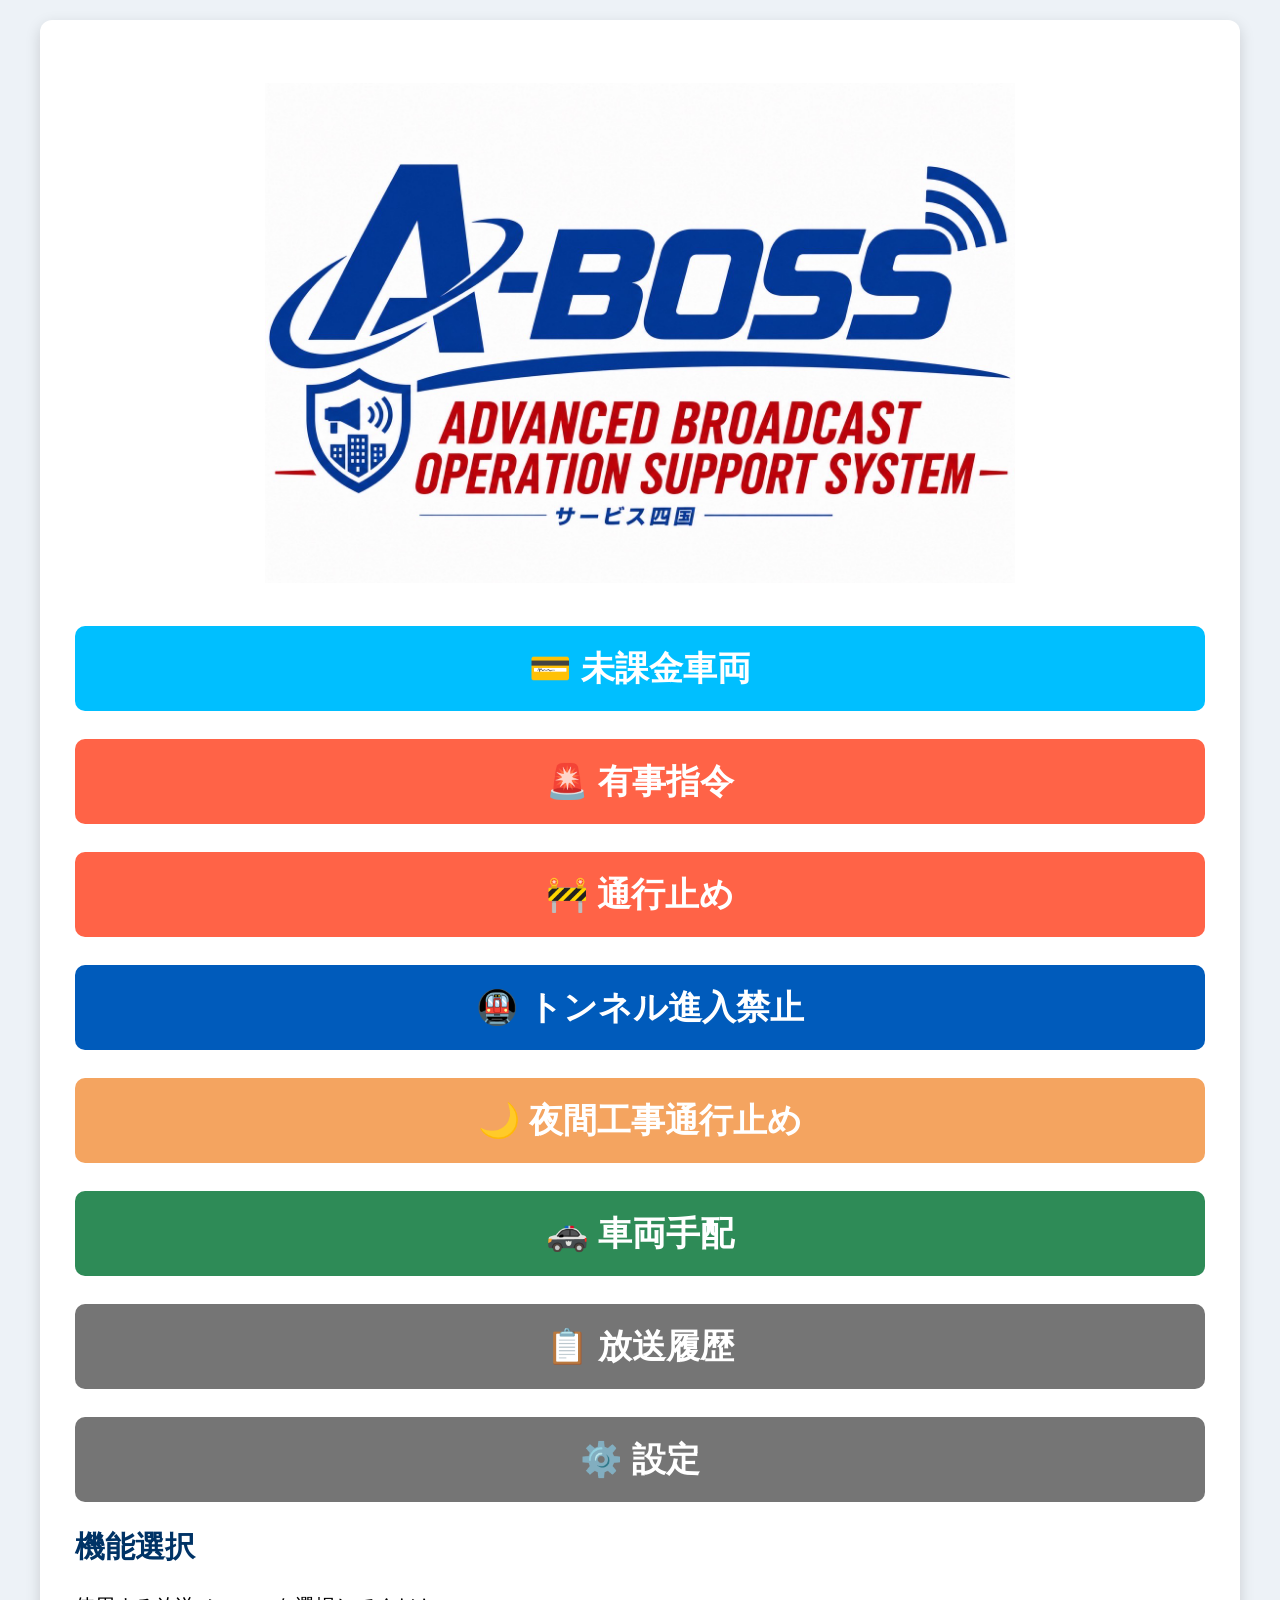
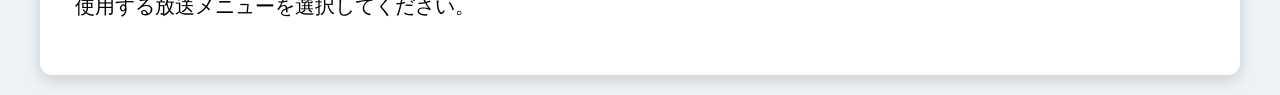
<file: index.html>
<!DOCTYPE html>
<html lang="ja">

<head>

<meta charset="UTF-8">
<meta name="viewport" content="width=device-width, initial-scale=1.0">

<title>
高松道路管制センター Ntkhss
</title>

<link rel="stylesheet" href="style.css">

</head>

<body>

<div class="container">

<h1 class="title">
    <img src="logo.jpg" class="logo" alt="ロゴ">
</h1>

<div class="tabs">

<button class="btn-blue" onclick="location.href='unpaid_menu.html'">
💳 未課金車両
</button>

<button class="btn-red" onclick="location.href='yuuji.html'">
🚨 有事指令
</button>

<button class="btn-red" onclick="location.href='closure.html'">
🚧 通行止め
</button>

<button onclick="location.href='tunnel.html'">
🚇 トンネル進入禁止
</button>

<button class="btn-orange" onclick="location.href='nightwork.html'">
🌙 夜間工事通行止め
</button>

<button class="btn-green" onclick="location.href='vehicle.html'">
🚓 車両手配
</button>

<button class="btn-gray" onclick="location.href='history.html'">
📋 放送履歴
</button>

<button class="btn-gray" onclick="location.href='settings.html'">
⚙️ 設定
</button>

</div>

<div class="information">

<h2>
機能選択
</h2>

<p>
使用する放送メニューを選択してください。
</p>

</div>

</div>

</body>

</html>
</file>
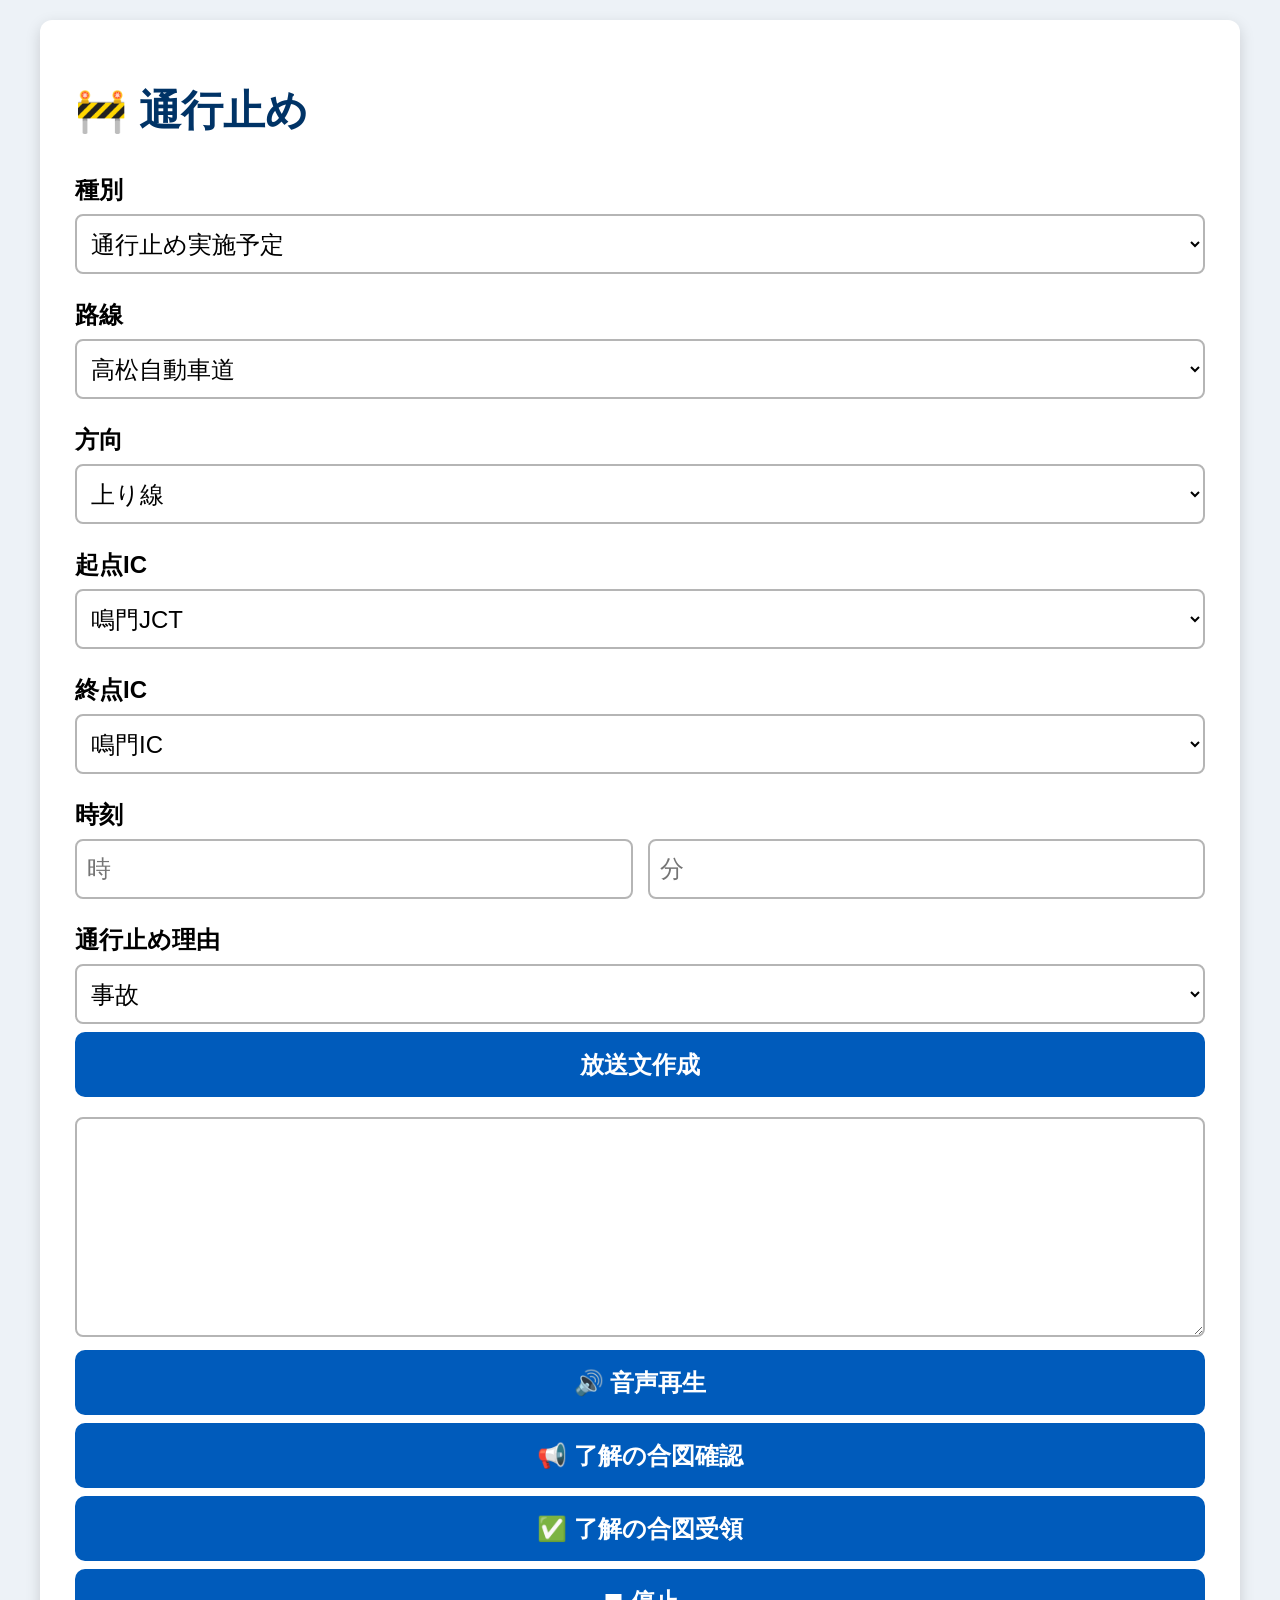
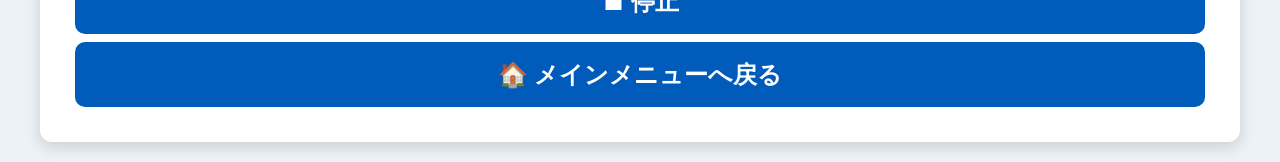
<file: closure.html>
<!DOCTYPE html>
<html lang="ja">

<head>

<meta charset="UTF-8">
<title>通行止め</title>

<link rel="stylesheet" href="style.css">

</head>

<body>

<div class="container">

<h1>🚧 通行止め</h1>

<label>種別</label>

<select id="closureType">

<option value="plan">通行止め実施予定</option>

<option value="start">通行止め実施</option>

<option value="releasePlan">通行止め解除予定</option>

<option value="release">通行止め解除</option>

</select>

<label>路線</label>

<select id="road" onchange="updateIC()">
    <option>高松自動車道</option>
    <option>高松自動車道坂出支線</option>
    <option>松山自動車道</option>
    <option>高知自動車道</option>
    <option>徳島自動車道</option>
    <option>徳島南部自動車道</option>
    <option>今治小松自動車道</option>
</select>

<label>方向</label>

<select id="direction">
    <option>上り線</option>
    <option>下り線</option>
    <option>上下線</option>
</select>

<label>起点IC</label>

<select id="fromIC">

<optgroup label="高松・坂出支線">

<option>鳴門JCT</option>
<option>鳴門IC</option>
<option>板野IC</option>
<option>引田IC</option>
<option>白鳥大内IC</option>
<option>津田東IC</option>
<option>津田寒川IC</option>
<option>志度IC</option>
<option>さぬき三木IC</option>
<option>高松東IC</option>
<option>高松中央IC</option>
<option>高松檀紙IC</option>
<option>高松西IC</option>
<option>府中湖SIC</option>
<option>坂出JCT</option>
<option>坂出IC</option>
<option>善通寺IC</option>
<option>三豊鳥坂IC</option>
<option>さぬき豊中IC</option>
<option>観音寺SIC</option>
<option>大野原IC</option>


</optgroup>



<optgroup label="松山自動車道">

<option>川之江JCT</option>
<option>三島川之江IC</option>
<option>土居IC</option>
<option>新居浜IC</option>
<option>いよ西条IC</option>
<option>いよ小松IC</option>
<option>川内IC</option>
<option>松山IC</option>
<option>伊予IC</option>
<option>中山SIC</option>
<option>内子五十崎IC</option>
<option>大洲IC</option>
<option>大洲北只IC</option>

</optgroup>

<optgroup label="今治小松自動車道">
<option>いよ小松JCT</option>
<option>いよ小松IC</option>
<option>東予丹原IC</option>
<option>今治湯ノ浦IC</option>

</optgroup>


<optgroup label="高知自動車道">

<option>川之江JCT</option>
<option>新宮IC</option>
<option>大豊IC</option>
<option>南国IC</option>
<option>高知IC</option>
<option>伊野IC</option>
<option>土佐IC</option>
<option>須崎東IC</option>

</optgroup>



<optgroup label="徳島自動車道">

<option>鳴門JCT</option>
<option>松茂SIC</option>
<option>徳島JCT</option>
<option>藍住IC</option>
<option>土成IC</option>
<option>脇町IC</option>
<option>美馬IC</option>
<option>吉野川SIC</option>
<option>井川池田IC</option>
<option>川之江東JCT</option>

</optgroup>



<optgroup label="徳島南部自動車道">

<option>徳島沖洲IC</option>

</optgroup>

</select>



<label>終点IC</label>

<select id="toIC">

<optgroup label="高松・坂出支線">

<option>鳴門IC</option>
<option>鳴門JCT</option>
<option>板野IC</option>
<option>引田IC</option>
<option>白鳥大内IC</option>
<option>津田東IC</option>
<option>津田寒川IC</option>
<option>志度IC</option>
<option>さぬき三木IC</option>
<option>高松東IC</option>
<option>高松中央IC</option>
<option>高松檀紙IC</option>
<option>高松西IC</option>
<option>府中湖SIC</option>
<option>坂出JCT</option>
<option>坂出IC</option>
<option>善通寺IC</option>
<option>三豊鳥坂IC</option>
<option>さぬき豊中IC</option>
<option>観音寺SIC</option>
<option>大野原IC</option>

</optgroup>

<optgroup label="松山自動車道">

<option>川之江JCT</option>
<option>三島川之江IC</option>
<option>土居IC</option>
<option>新居浜IC</option>
<option>いよ西条IC</option>
<option>いよ小松IC</option>
<option>川内IC</option>
<option>松山IC</option>
<option>伊予IC</option>
<option>中山SIC</option>
<option>内子五十崎IC</option>
<option>大洲IC</option>
<option>大洲北只IC</option>

</optgroup>

<optgroup label="今治小松自動車道">
<option>いよ小松JCT</option>
<option>いよ小松IC</option>
<option>東予丹原IC</option>
<option>今治湯ノ浦IC</option>

</optgroup>

<optgroup label="高知自動車道">

<option>川之江JCT</option>
<option>大豊IC</option>
<option>南国IC</option>
<option>高知IC</option>
<option>伊野IC</option>
<option>土佐IC</option>
<option>須崎東IC</option>

</optgroup>

<optgroup label="徳島自動車道">

<option>鳴門JCT</option>
<option>松茂SIC</option>
<option>徳島JCT</option>
<option>藍住IC</option>
<option>土成IC</option>
<option>脇町IC</option>
<option>美馬IC</option>
<option>吉野川SIC</option>
<option>井川池田IC</option>
<option>川之江東JCT</option>

</optgroup>

<optgroup label="徳島南部自動車道">

<option>徳島沖洲IC</option>

</optgroup>

</select>

<label>時刻</label>

<div class="inline-group">

<input
id="hour"
type="number"
placeholder="時"
min="0"
max="23">

<input
id="minute"
type="number"
placeholder="分"
min="0"
max="59">

</div>

<label>通行止め理由</label>

<select id="reason">

<option>事故</option>
<option>故障車</option>
<option>火災</option>
<option>逆走車</option>
<option>緊急工事</option>

</select>

<button onclick="createClosureCommand()">
放送文作成
</button>

<textarea id="closureText"></textarea>

<button onclick="playClosureCommand()">
🔊 音声再生
</button>

<button onclick="playAcknowledgement()">
📢 了解の合図確認
</button>

<button onclick="playAcknowledged()">
✅ 了解の合図受領
</button>

<button onclick="stopClosureCommand()">
⏹ 停止
</button>

<button onclick="location.href='index.html'">

🏠 メインメニューへ戻る

</button>

</div>

<script src="script.js"></script>

</body>

</html>
</file>
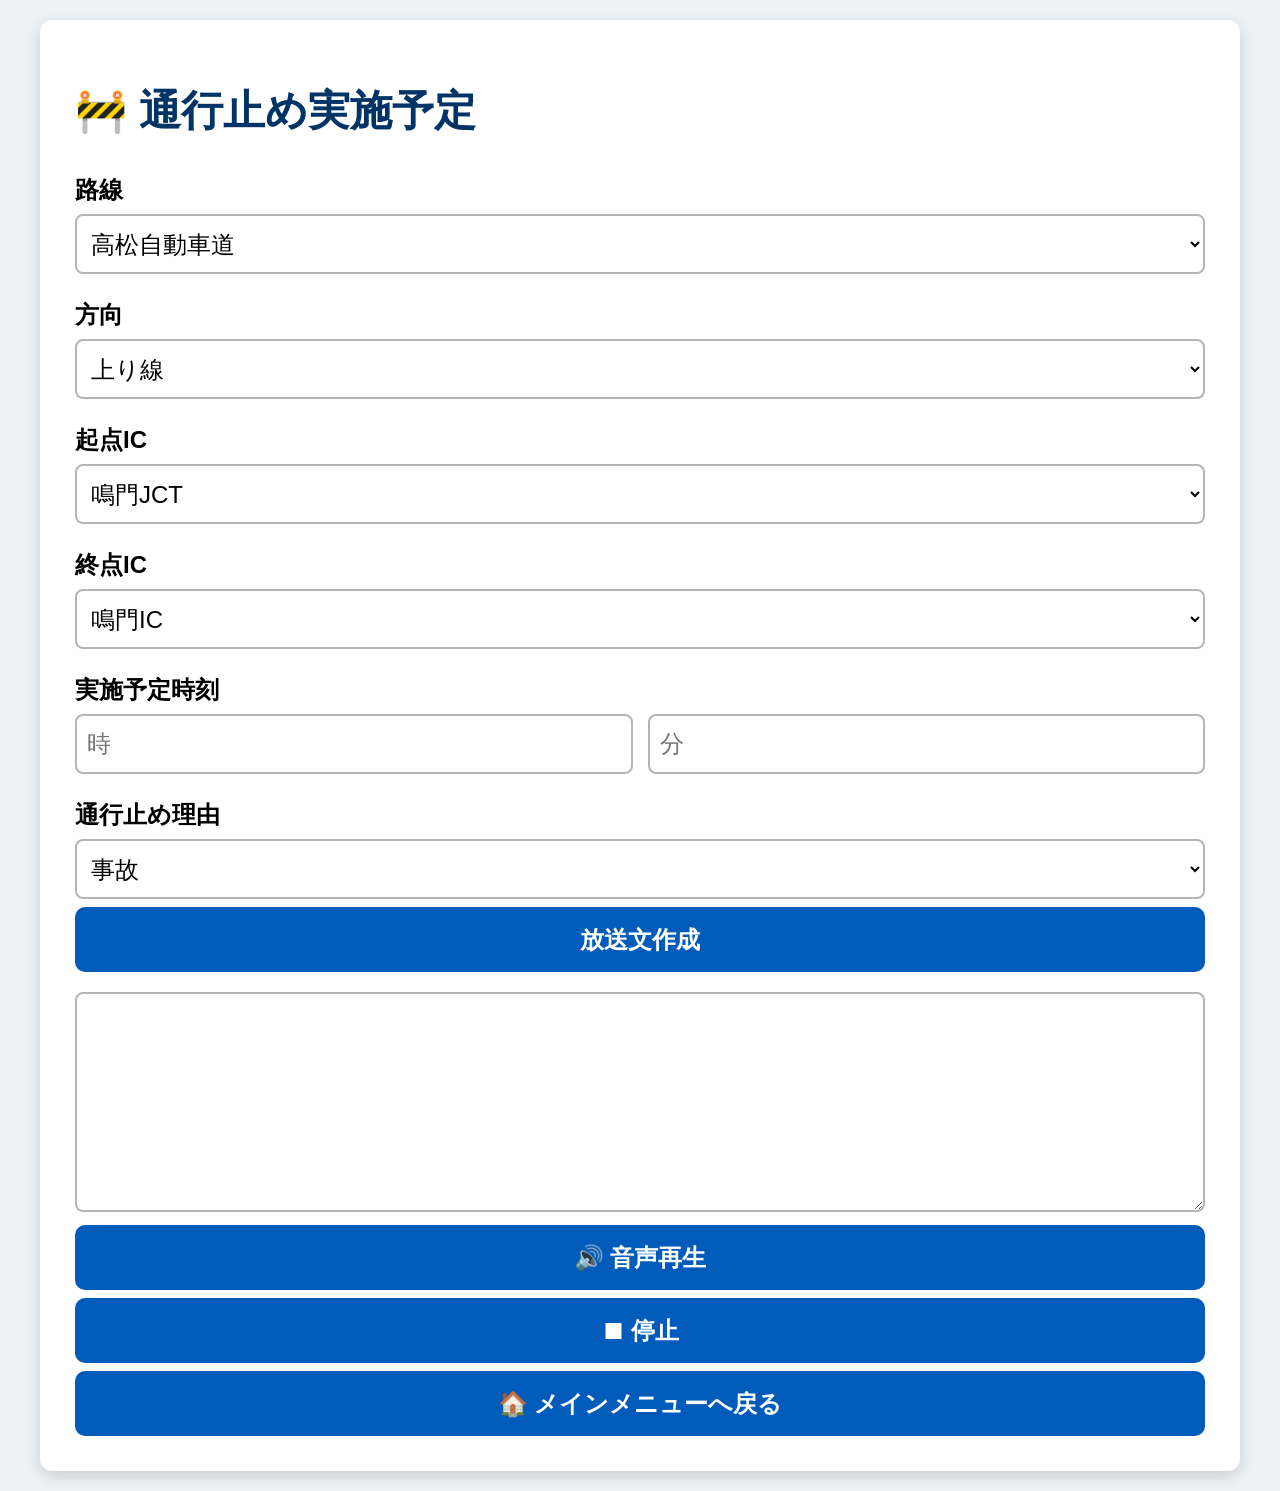
<file: closure_plan.html>
<!DOCTYPE html>
<html lang="ja">

<head>

<meta charset="UTF-8">
<title>通行止め実施予定</title>

<link rel="stylesheet" href="style.css">

</head>

<body>

<div class="container">

<h1>🚧 通行止め実施予定</h1>

<label>路線</label>

<select id="road" onchange="updateIC()">
    <option>高松自動車道</option>
    <option>高松自動車道坂出支線</option>
    <option>松山自動車道</option>
    <option>高知自動車道</option>
    <option>徳島自動車道</option>
    <option>徳島南部自動車道</option>
</select>

<label>方向</label>

<select id="direction">
    <option>上り線</option>
    <option>下り線</option>
    <option>上下線</option>
</select>

<label>起点IC</label>

<select id="fromIC">

<optgroup label="高松・坂出支線">

<option>鳴門JCT</option>
<option>鳴門IC</option>
<option>板野IC</option>
<option>引田IC</option>
<option>白鳥大内IC</option>
<option>津田東IC</option>
<option>津田寒川IC</option>
<option>志度IC</option>
<option>さぬき三木IC</option>
<option>高松東IC</option>
<option>高松中央IC</option>
<option>高松檀紙IC</option>
<option>高松西IC</option>
<option>府中湖SIC</option>
<option>坂出JCT</option>
<option>坂出IC</option>
<option>善通寺IC</option>
<option>三豊鳥坂IC</option>
<option>さぬき豊中IC</option>
<option>観音寺SIC</option>
<option>大野原IC</option>


</optgroup>



<optgroup label="松山自動車道">

<option>川之江JCT</option>
<option>三島川之江IC</option>
<option>土居IC</option>
<option>新居浜IC</option>
<option>いよ西条IC</option>
<option>いよ小松IC</option>
<option>川内IC</option>
<option>松山IC</option>
<option>伊予IC</option>
<option>中山SIC</option>
<option>内子五十崎IC</option>
<option>大洲IC</option>
<option>大洲北只IC</option>

</optgroup>



<optgroup label="高知自動車道">

<option>川之江JCT</option>
<option>新宮IC</option>
<option>大豊IC</option>
<option>南国IC</option>
<option>高知IC</option>
<option>伊野IC</option>
<option>土佐IC</option>
<option>須崎東IC</option>

</optgroup>



<optgroup label="徳島自動車道">

<option>鳴門JCT</option>
<option>松茂SIC</option>
<option>徳島JCT</option>
<option>藍住IC</option>
<option>土成IC</option>
<option>脇町IC</option>
<option>美馬IC</option>
<option>吉野川SIC</option>
<option>井川池田IC</option>
<option>川之江東JCT</option>

</optgroup>



<optgroup label="徳島南部自動車道">

<option>徳島沖洲IC</option>

</optgroup>

</select>



<label>終点IC</label>

<select id="toIC">

<optgroup label="高松・坂出支線">

<option>鳴門IC</option>
<option>鳴門JCT</option>
<option>板野IC</option>
<option>引田IC</option>
<option>白鳥大内IC</option>
<option>津田東IC</option>
<option>津田寒川IC</option>
<option>志度IC</option>
<option>さぬき三木IC</option>
<option>高松東IC</option>
<option>高松中央IC</option>
<option>高松檀紙IC</option>
<option>高松西IC</option>
<option>府中湖SIC</option>
<option>坂出JCT</option>
<option>坂出IC</option>
<option>善通寺IC</option>
<option>三豊鳥坂IC</option>
<option>さぬき豊中IC</option>
<option>観音寺SIC</option>
<option>大野原IC</option>

</optgroup>

<optgroup label="松山自動車道">

<option>川之江JCT</option>
<option>三島川之江IC</option>
<option>土居IC</option>
<option>新居浜IC</option>
<option>いよ西条IC</option>
<option>いよ小松IC</option>
<option>川内IC</option>
<option>松山IC</option>
<option>伊予IC</option>
<option>中山SIC</option>
<option>内子五十崎IC</option>
<option>大洲IC</option>
<option>大洲北只IC</option>

</optgroup>

<optgroup label="高知自動車道">

<option>川之江JCT</option>
<option>大豊IC</option>
<option>南国IC</option>
<option>高知IC</option>
<option>伊野IC</option>
<option>土佐IC</option>
<option>須崎東IC</option>

</optgroup>

<optgroup label="徳島自動車道">

<option>鳴門JCT</option>
<option>松茂SIC</option>
<option>徳島JCT</option>
<option>藍住IC</option>
<option>土成IC</option>
<option>脇町IC</option>
<option>美馬IC</option>
<option>吉野川SIC</option>
<option>井川池田IC</option>
<option>川之江東JCT</option>

</optgroup>

<optgroup label="徳島南部自動車道">

<option>徳島沖洲IC</option>

</optgroup>

</select>

<label>実施予定時刻</label>

<div class="inline-group">

<input
id="hour"
type="number"
placeholder="時"
min="0"
max="23">

<input
id="minute"
type="number"
placeholder="分"
min="0"
max="59">

</div>

<label>通行止め理由</label>

<select id="reason">

<option>事故</option>
<option>故障車</option>
<option>火災</option>
<option>逆走車</option>
<option>緊急工事</option>

</select>

<button onclick="createClosurePlanCommand()">

放送文作成

</button>

<textarea id="closurePlanText"></textarea>

<button onclick="playClosurePlanCommand()">

🔊 音声再生

</button>

<button onclick="stopClosurePlanCommand()">

⏹ 停止

</button>

<button onclick="location.href='index.html'">

🏠 メインメニューへ戻る

</button>

</div>

<script src="script.js"></script>

</body>

</html>
</file>
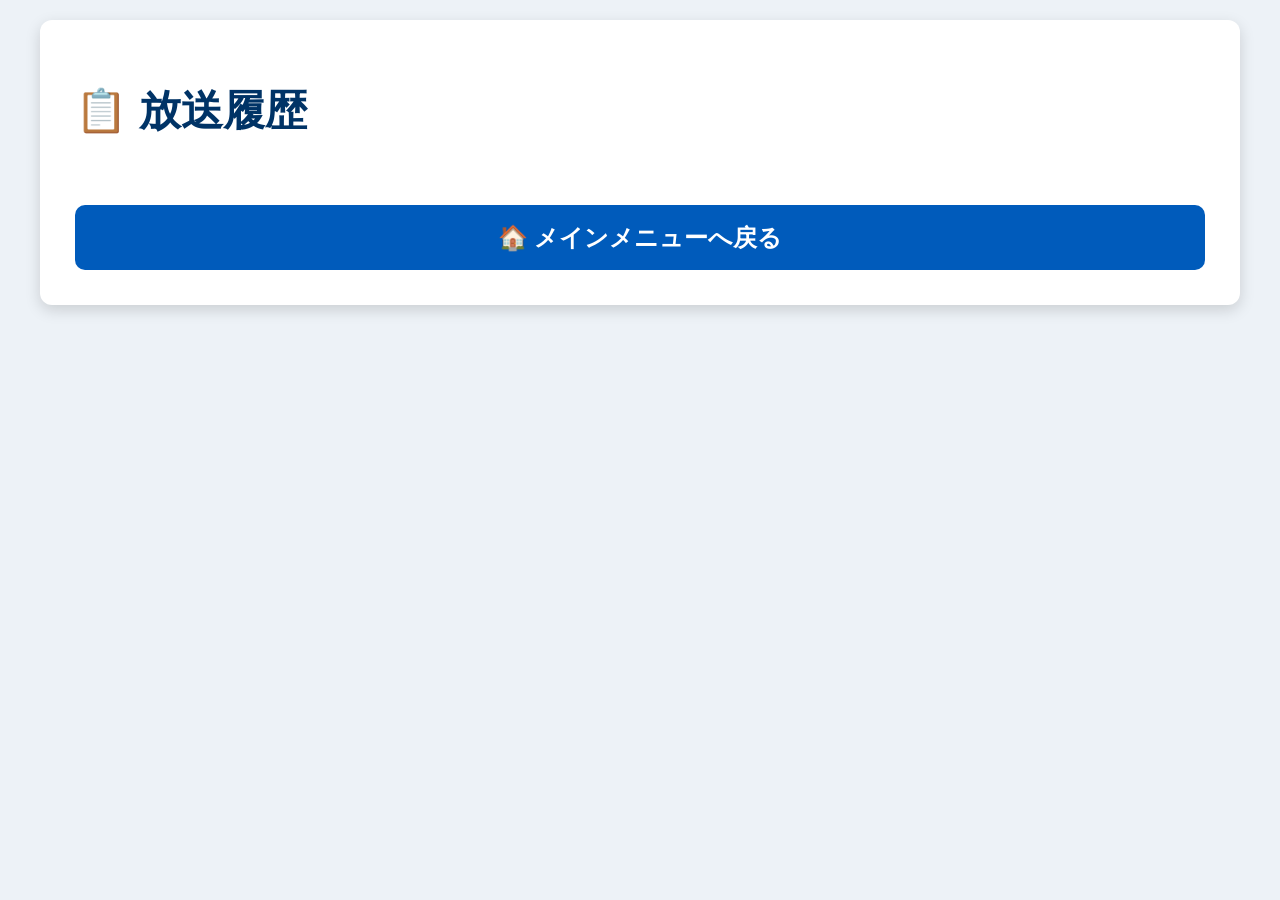
<file: history.html>
<!DOCTYPE html>
<html lang="ja">

<head>

<meta charset="UTF-8">

<title>放送履歴</title>

<link rel="stylesheet" href="style.css">

</head>

<body>

<div class="container">

<h1>📋 放送履歴</h1>

<div id="historyList">

</div>

<br>

<button onclick="location.href='index.html'">

🏠 メインメニューへ戻る

</button>

</div>

<script src="script.js"></script>

<script>

let history =
JSON.parse(localStorage.getItem("history")) || [];

let html="";

history.forEach((item,index)=>{

html += `
<div class="history-card">

<h3>${item.type}</h3>

<p>${item.date}</p>

<textarea readonly>${item.text}</textarea>

<br>

<button onclick="copyHistory(${index})">

📋 コピー

</button>

<button onclick="deleteHistory(${index})">

🗑 削除

</button>

</div>

<hr>
`;

});

document.getElementById("historyList").innerHTML=html;

</script>

</body>

</html>
</file>
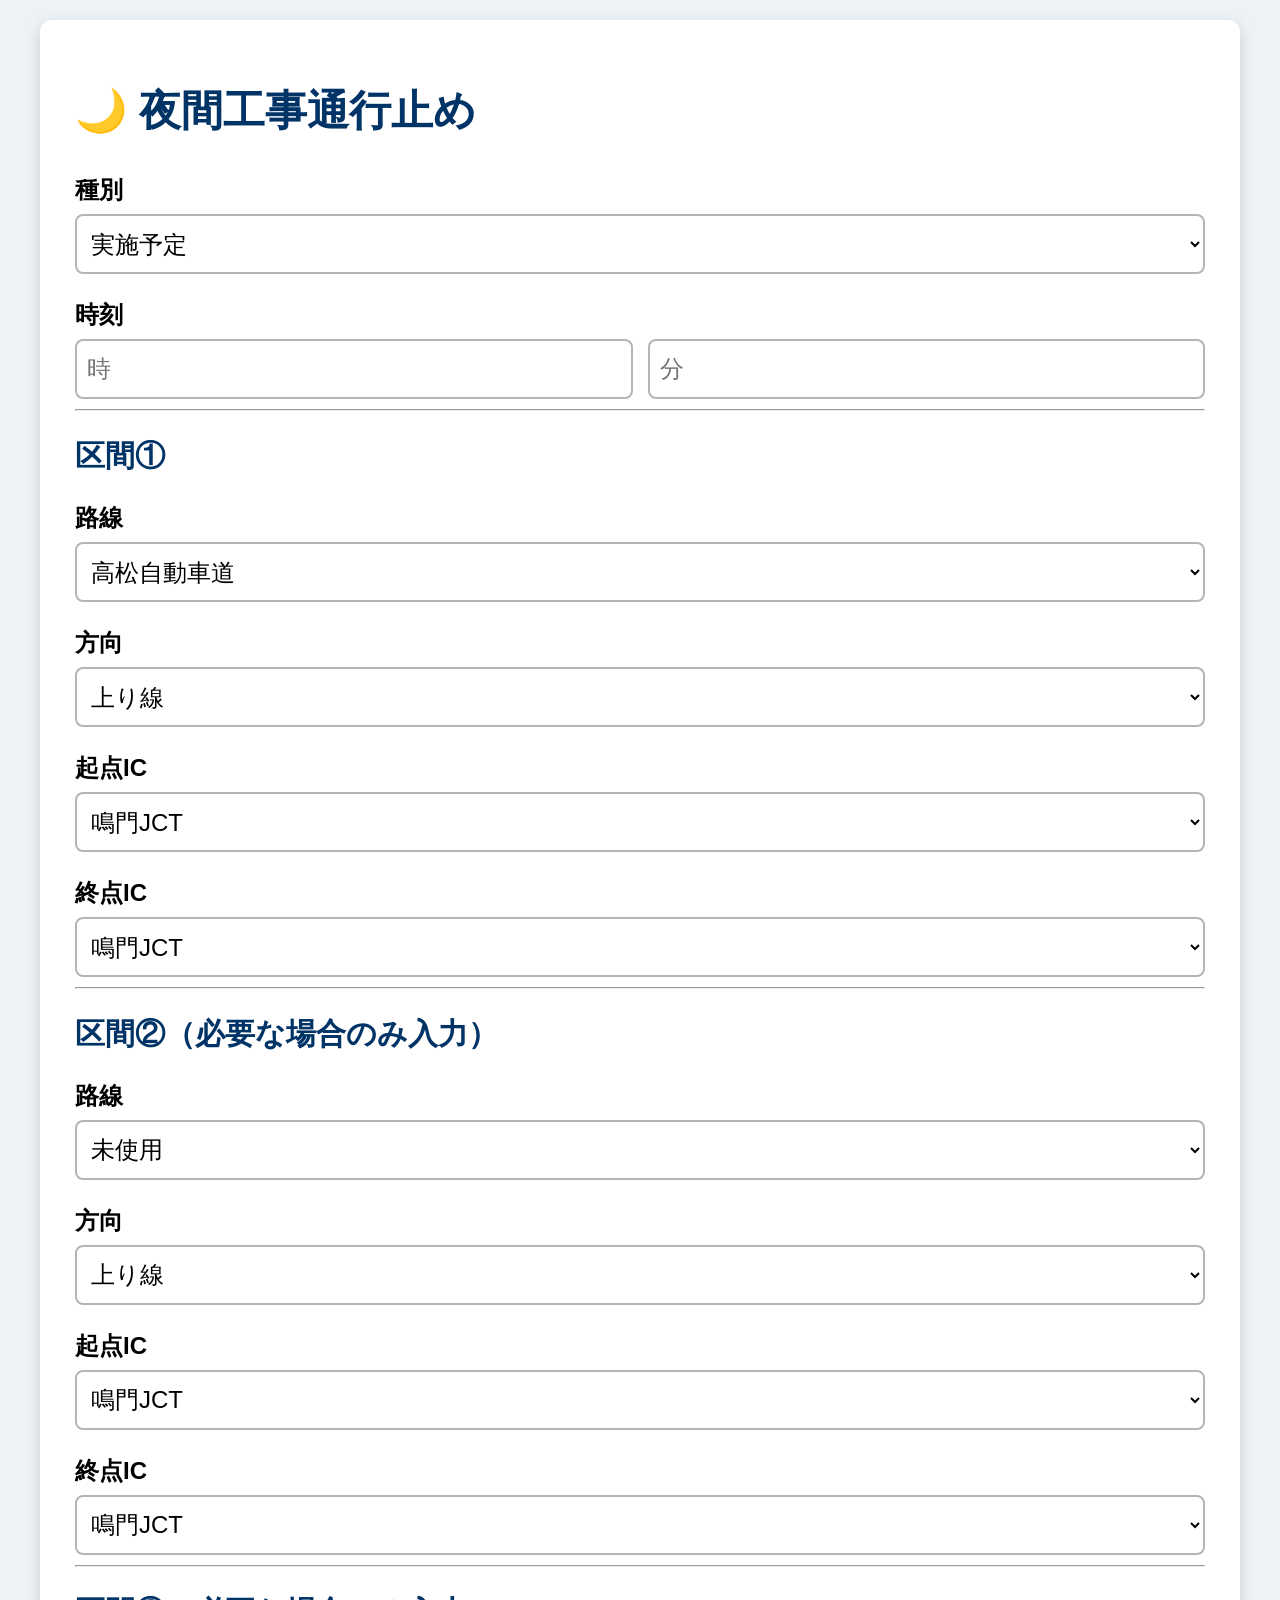
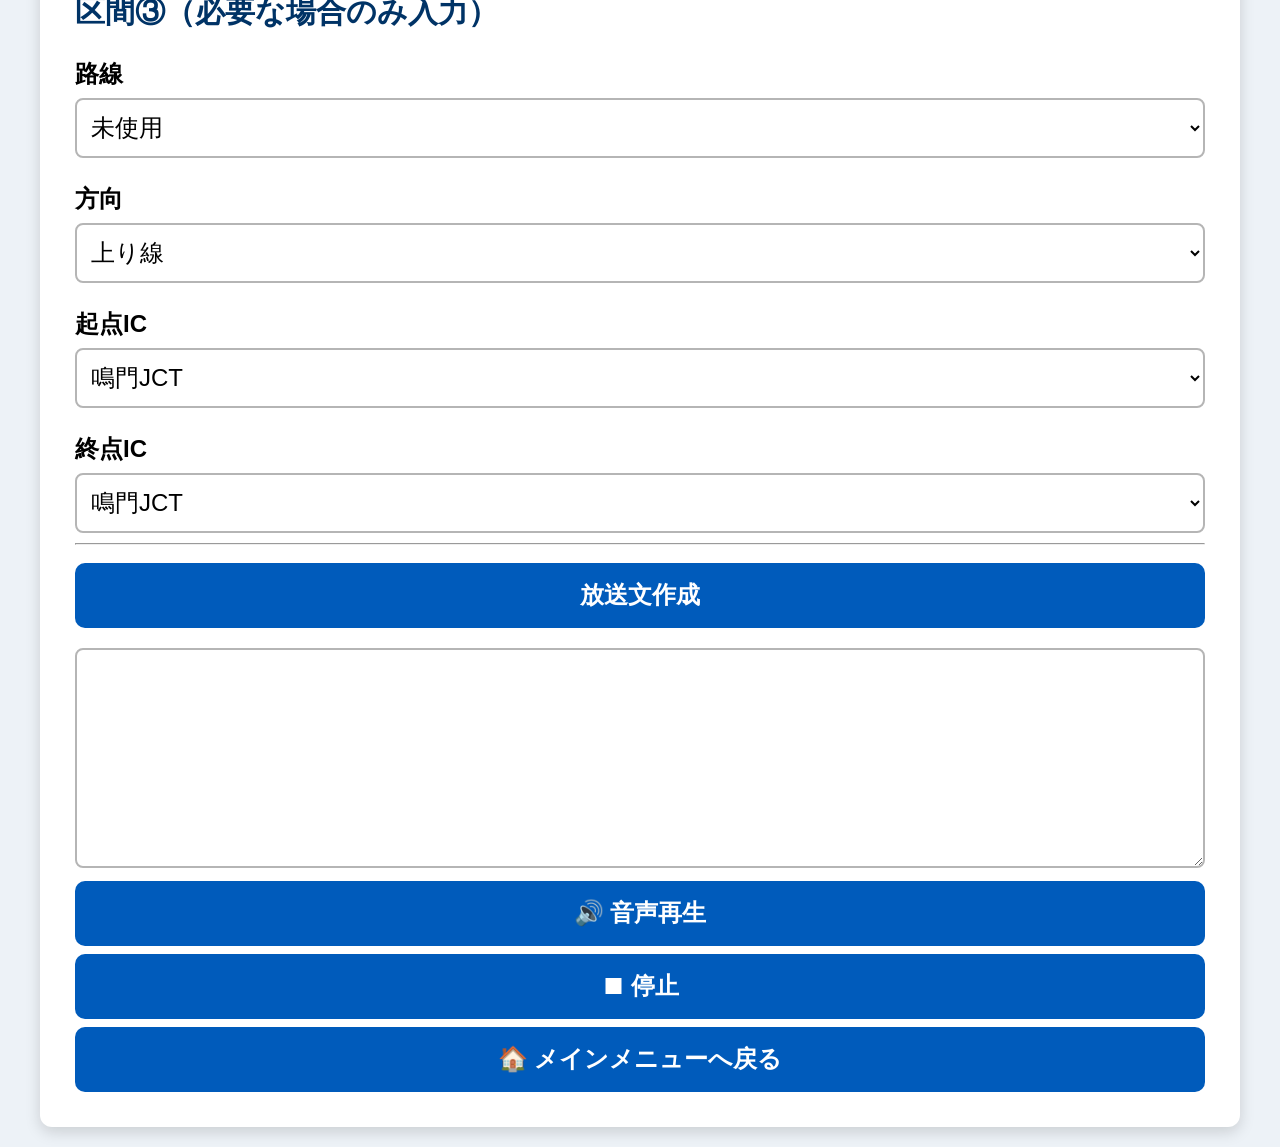
<file: nightwork.html>
<!DOCTYPE html>
<html lang="ja">

<head>

<meta charset="UTF-8">
<meta name="viewport" content="width=device-width, initial-scale=1.0">

<title>🌙 夜間工事通行止め</title>

<link rel="stylesheet" href="style.css">

</head>

<body>

<div class="container">

<h1>🌙 夜間工事通行止め</h1>

<label>種別</label>

<select id="nightType">

    <option value="plan">実施予定</option>
    <option value="start">実施</option>
    <option value="releasePlan">解除予定</option>
    <option value="release">解除</option>

</select>

<label>時刻</label>

<div class="inline-group">

<input id="hour" type="number" min="0" max="23" placeholder="時">

<input id="minute" type="number" min="0" max="59" placeholder="分">

</div>

<hr>

<h2>区間①</h2>

<label>路線</label>

<select id="road1">

<option>高松自動車道</option>
<option>高松自動車道坂出支線</option>
<option>松山自動車道</option>
<option>高知自動車道</option>
<option>徳島自動車道</option>
<option>徳島南部自動車道</option>
<option>今治小松自動車道</option>

</select>

<label>方向</label>

<select id="direction1">

<option>上り線</option>
<option>下り線</option>
<option>上下線</option>

</select>

<label>起点IC</label>

<select id="fromIC1">

<optgroup label="高松・坂出支線">

<option>鳴門JCT</option>
<option>鳴門IC</option>
<option>板野IC</option>
<option>引田IC</option>
<option>白鳥大内IC</option>
<option>津田東IC</option>
<option>津田寒川IC</option>
<option>志度IC</option>
<option>さぬき三木IC</option>
<option>高松東IC</option>
<option>高松中央IC</option>
<option>高松檀紙IC</option>
<option>高松西IC</option>
<option>府中湖SIC</option>
<option>坂出JCT</option>
<option>坂出IC</option>
<option>善通寺IC</option>
<option>三豊鳥坂IC</option>
<option>さぬき豊中IC</option>
<option>観音寺SIC</option>
<option>大野原IC</option>

</optgroup>

<optgroup label="松山自動車道">

<option>川之江JCT</option>
<option>三島川之江IC</option>
<option>土居IC</option>
<option>新居浜IC</option>
<option>いよ西条IC</option>
<option>いよ小松JCT</option>
<option>川内IC</option>
<option>松山IC</option>
<option>伊予IC</option>
<option>中山SIC</option>
<option>内子五十崎IC</option>
<option>大洲IC</option>
<option>大洲北只IC</option>

</optgroup>

<optgroup label="今治小松自動車道">
<option>いよ小松JCT</option>
<option>いよ小松IC</option>
<option>東予丹原IC</option>
<option>今治湯ノ浦IC</option>

</optgroup>

<optgroup label="高知自動車道">

<option>川之江JCT</option>
<option>新宮IC</option>
<option>大豊IC</option>
<option>南国IC</option>
<option>高知IC</option>
<option>伊野IC</option>
<option>土佐IC</option>
<option>須崎東IC</option>

</optgroup>



<optgroup label="徳島自動車道">

<option>鳴門JCT</option>
<option>松茂SIC</option>
<option>徳島JCT</option>
<option>藍住IC</option>
<option>土成IC</option>
<option>脇町IC</option>
<option>美馬IC</option>
<option>吉野川SIC</option>
<option>井川池田IC</option>
<option>川之江東JCT</option>

</optgroup>

<optgroup label="徳島南部自動車道">

<option>徳島沖洲IC</option>

</optgroup>

</select>

<label>終点IC</label>

<select id="toIC1">
<optgroup label="高松・坂出支線">

<option>鳴門JCT</option>
<option>鳴門IC</option>
<option>板野IC</option>
<option>引田IC</option>
<option>白鳥大内IC</option>
<option>津田東IC</option>
<option>津田寒川IC</option>
<option>志度IC</option>
<option>さぬき三木IC</option>
<option>高松東IC</option>
<option>高松中央IC</option>
<option>高松檀紙IC</option>
<option>高松西IC</option>
<option>府中湖SIC</option>
<option>坂出JCT</option>
<option>坂出IC</option>
<option>善通寺IC</option>
<option>三豊鳥坂IC</option>
<option>さぬき豊中IC</option>
<option>観音寺SIC</option>
<option>大野原IC</option>
<option>川之江JCT</option>

</optgroup>



<optgroup label="松山自動車道">

<option>川之江JCT</option>
<option>三島川之江IC</option>
<option>土居IC</option>
<option>新居浜IC</option>
<option>いよ西条IC</option>
<option>いよ小松JCT</option>
<option>川内IC</option>
<option>松山IC</option>
<option>伊予IC</option>
<option>中山SIC</option>
<option>内子五十崎IC</option>
<option>大洲IC</option>
<option>大洲北只IC</option>

</optgroup>

<optgroup label="今治小松自動車道">
<option>いよ小松JCT</option>
<option>いよ小松IC</option>
<option>東予丹原IC</option>
<option>今治湯ノ浦IC</option>

</optgroup>

<optgroup label="高知自動車道">

<option>川之江JCT</option>
<option>新宮IC</option>
<option>大豊IC</option>
<option>南国IC</option>
<option>高知IC</option>
<option>伊野IC</option>
<option>土佐IC</option>
<option>須崎東IC</option>

</optgroup>



<optgroup label="徳島自動車道">

<option>鳴門JCT</option>
<option>松茂SIC</option>
<option>徳島JCT</option>
<option>藍住IC</option>
<option>土成IC</option>
<option>脇町IC</option>
<option>美馬IC</option>
<option>吉野川SIC</option>
<option>井川池田IC</option>
<option>川之江東JCT</option>

</optgroup>



<optgroup label="徳島南部自動車道">

<option>徳島沖洲IC</option>

</optgroup>

</select>

<hr>

<h2>区間②（必要な場合のみ入力）</h2>

<label>路線</label>

<select id="road2">

<option value="">未使用</option>

<option>高松自動車道</option>
<option>高松自動車道坂出支線</option>
<option>松山自動車道</option>
<option>高知自動車道</option>
<option>徳島自動車道</option>
<option>徳島南部自動車道</option>

</select>

<label>方向</label>

<select id="direction2">

<option>上り線</option>
<option>下り線</option>
<option>上下線</option>

</select>

<label>起点IC</label>

<select id="fromIC2">
<optgroup label="高松・坂出支線">

<option>鳴門JCT</option>
<option>鳴門IC</option>
<option>板野IC</option>
<option>引田IC</option>
<option>白鳥大内IC</option>
<option>津田東IC</option>
<option>津田寒川IC</option>
<option>志度IC</option>
<option>さぬき三木IC</option>
<option>高松東IC</option>
<option>高松中央IC</option>
<option>高松檀紙IC</option>
<option>高松西IC</option>
<option>府中湖SIC</option>
<option>坂出JCT</option>
<option>坂出IC</option>
<option>善通寺IC</option>
<option>三豊鳥坂IC</option>
<option>さぬき豊中IC</option>
<option>観音寺SIC</option>
<option>大野原IC</option>
<option>川之江JCT</option>

</optgroup>



<optgroup label="松山自動車道">

<option>川之江JCT</option>
<option>三島川之江IC</option>
<option>土居IC</option>
<option>新居浜IC</option>
<option>いよ西条IC</option>
<option>いよ小松JCT</option>
<option>川内IC</option>
<option>松山IC</option>
<option>伊予IC</option>
<option>中山SIC</option>
<option>内子五十崎IC</option>
<option>大洲IC</option>
<option>大洲北只IC</option>

</optgroup>

<optgroup label="今治小松自動車道">
<option>いよ小松JCT</option>
<option>いよ小松IC</option>
<option>東予丹原IC</option>
<option>今治湯ノ浦IC</option>

</optgroup>

<optgroup label="高知自動車道">

<option>川之江JCT</option>
<option>新宮IC</option>
<option>大豊IC</option>
<option>南国IC</option>
<option>高知IC</option>
<option>伊野IC</option>
<option>土佐IC</option>
<option>須崎東IC</option>

</optgroup>



<optgroup label="徳島自動車道">

<option>鳴門JCT</option>
<option>松茂SIC</option>
<option>徳島JCT</option>
<option>藍住IC</option>
<option>土成IC</option>
<option>脇町IC</option>
<option>美馬IC</option>
<option>吉野川SIC</option>
<option>井川池田IC</option>
<option>川之江東JCT</option>

</optgroup>



<optgroup label="徳島南部自動車道">

<option>徳島沖洲IC</option>

</optgroup>

</select>

<label>終点IC</label>

<select id="toIC2">
<optgroup label="高松・坂出支線">

<option>鳴門JCT</option>
<option>鳴門IC</option>
<option>板野IC</option>
<option>引田IC</option>
<option>白鳥大内IC</option>
<option>津田東IC</option>
<option>津田寒川IC</option>
<option>志度IC</option>
<option>さぬき三木IC</option>
<option>高松東IC</option>
<option>高松中央IC</option>
<option>高松檀紙IC</option>
<option>高松西IC</option>
<option>府中湖SIC</option>
<option>坂出JCT</option>
<option>坂出IC</option>
<option>善通寺IC</option>
<option>三豊鳥坂IC</option>
<option>さぬき豊中IC</option>
<option>観音寺SIC</option>
<option>大野原IC</option>
<option>川之江JCT</option>

</optgroup>



<optgroup label="松山自動車道">

<option>川之江JCT</option>
<option>三島川之江IC</option>
<option>土居IC</option>
<option>新居浜IC</option>
<option>いよ西条IC</option>
<option>いよ小松JCT</option>
<option>川内IC</option>
<option>松山IC</option>
<option>伊予IC</option>
<option>中山SIC</option>
<option>内子五十崎IC</option>
<option>大洲IC</option>
<option>大洲北只IC</option>

</optgroup>

<optgroup label="今治小松自動車道">
<option>いよ小松JCT</option>
<option>いよ小松IC</option>
<option>東予丹原IC</option>
<option>今治湯ノ浦IC</option>

</optgroup>

<optgroup label="高知自動車道">

<option>川之江JCT</option>
<option>新宮IC</option>
<option>大豊IC</option>
<option>南国IC</option>
<option>高知IC</option>
<option>伊野IC</option>
<option>土佐IC</option>
<option>須崎東IC</option>

</optgroup>



<optgroup label="徳島自動車道">

<option>鳴門JCT</option>
<option>松茂SIC</option>
<option>徳島JCT</option>
<option>藍住IC</option>
<option>土成IC</option>
<option>脇町IC</option>
<option>美馬IC</option>
<option>吉野川SIC</option>
<option>井川池田IC</option>
<option>川之江東JCT</option>

</optgroup>



<optgroup label="徳島南部自動車道">

<option>徳島沖洲IC</option>

</optgroup>

</select>

<hr>

<h2>区間③（必要な場合のみ入力）</h2>

<label>路線</label>

<select id="road3">

<option value="">未使用</option>

<option>高松自動車道</option>
<option>高松自動車道坂出支線</option>
<option>松山自動車道</option>
<option>高知自動車道</option>
<option>徳島自動車道</option>
<option>徳島南部自動車道</option>

</select>

<label>方向</label>

<select id="direction3">

<option>上り線</option>
<option>下り線</option>
<option>上下線</option>

</select>

<label>起点IC</label>

<select id="fromIC3">
<optgroup label="高松・坂出支線">

<option>鳴門JCT</option>
<option>鳴門IC</option>
<option>板野IC</option>
<option>引田IC</option>
<option>白鳥大内IC</option>
<option>津田東IC</option>
<option>津田寒川IC</option>
<option>志度IC</option>
<option>さぬき三木IC</option>
<option>高松東IC</option>
<option>高松中央IC</option>
<option>高松檀紙IC</option>
<option>高松西IC</option>
<option>府中湖SIC</option>
<option>坂出JCT</option>
<option>坂出IC</option>
<option>善通寺IC</option>
<option>三豊鳥坂IC</option>
<option>さぬき豊中IC</option>
<option>観音寺SIC</option>
<option>大野原IC</option>
<option>川之江JCT</option>

</optgroup>



<optgroup label="松山自動車道">

<option>川之江JCT</option>
<option>三島川之江IC</option>
<option>土居IC</option>
<option>新居浜IC</option>
<option>いよ西条IC</option>
<option>いよ小松JCT</option>
<option>川内IC</option>
<option>松山IC</option>
<option>伊予IC</option>
<option>中山SIC</option>
<option>内子五十崎IC</option>
<option>大洲IC</option>
<option>大洲北只IC</option>

</optgroup>

<optgroup label="今治小松自動車道">
<option>いよ小松JCT</option>
<option>いよ小松IC</option>
<option>東予丹原IC</option>
<option>今治湯ノ浦IC</option>

</optgroup>

<optgroup label="高知自動車道">

<option>川之江JCT</option>
<option>新宮IC</option>
<option>大豊IC</option>
<option>南国IC</option>
<option>高知IC</option>
<option>伊野IC</option>
<option>土佐IC</option>
<option>須崎東IC</option>

</optgroup>



<optgroup label="徳島自動車道">

<option>鳴門JCT</option>
<option>松茂SIC</option>
<option>徳島JCT</option>
<option>藍住IC</option>
<option>土成IC</option>
<option>脇町IC</option>
<option>美馬IC</option>
<option>吉野川SIC</option>
<option>井川池田IC</option>
<option>川之江東JCT</option>

</optgroup>



<optgroup label="徳島南部自動車道">

<option>徳島沖洲IC</option>

</optgroup>

</select>

<label>終点IC</label>

<select id="toIC3">
<optgroup label="高松・坂出支線">

<option>鳴門JCT</option>
<option>鳴門IC</option>
<option>板野IC</option>
<option>引田IC</option>
<option>白鳥大内IC</option>
<option>津田東IC</option>
<option>津田寒川IC</option>
<option>志度IC</option>
<option>さぬき三木IC</option>
<option>高松東IC</option>
<option>高松中央IC</option>
<option>高松檀紙IC</option>
<option>高松西IC</option>
<option>府中湖SIC</option>
<option>坂出JCT</option>
<option>坂出IC</option>
<option>善通寺IC</option>
<option>三豊鳥坂IC</option>
<option>さぬき豊中IC</option>
<option>観音寺SIC</option>
<option>大野原IC</option>

</optgroup>


<optgroup label="松山自動車道">

<option>川之江JCT</option>
<option>三島川之江IC</option>
<option>土居IC</option>
<option>新居浜IC</option>
<option>いよ西条IC</option>
<option>いよ小松JCT</option>
<option>川内IC</option>
<option>松山IC</option>
<option>伊予IC</option>
<option>中山SIC</option>
<option>内子五十崎IC</option>
<option>大洲IC</option>
<option>大洲北只IC</option>

</optgroup>

<optgroup label="今治小松自動車道">
<option>いよ小松JCT</option>
<option>いよ小松IC</option>
<option>東予丹原IC</option>
<option>今治湯ノ浦IC</option>

</optgroup>

<optgroup label="高知自動車道">

<option>川之江JCT</option>
<option>新宮IC</option>
<option>大豊IC</option>
<option>南国IC</option>
<option>高知IC</option>
<option>伊野IC</option>
<option>土佐IC</option>
<option>須崎東IC</option>

</optgroup>



<optgroup label="徳島自動車道">

<option>鳴門JCT</option>
<option>松茂SIC</option>
<option>徳島JCT</option>
<option>藍住IC</option>
<option>土成IC</option>
<option>脇町IC</option>
<option>美馬IC</option>
<option>吉野川SIC</option>
<option>井川池田IC</option>
<option>川之江東JCT</option>

</optgroup>

<optgroup label="徳島南部自動車道">

<option>徳島沖洲IC</option>

</optgroup>

</select>

<hr>

<button onclick="createNightCommand()">

放送文作成

</button>

<textarea id="nightText" readonly></textarea>

<button onclick="playNightCommand()">
🔊 音声再生
</button>

<button onclick="stopNightCommand()">

⏹ 停止

</button>

<button onclick="location.href='index.html'">

🏠 メインメニューへ戻る

</button>

</div>

<script src="script.js"></script>

</body>
</html>
</file>
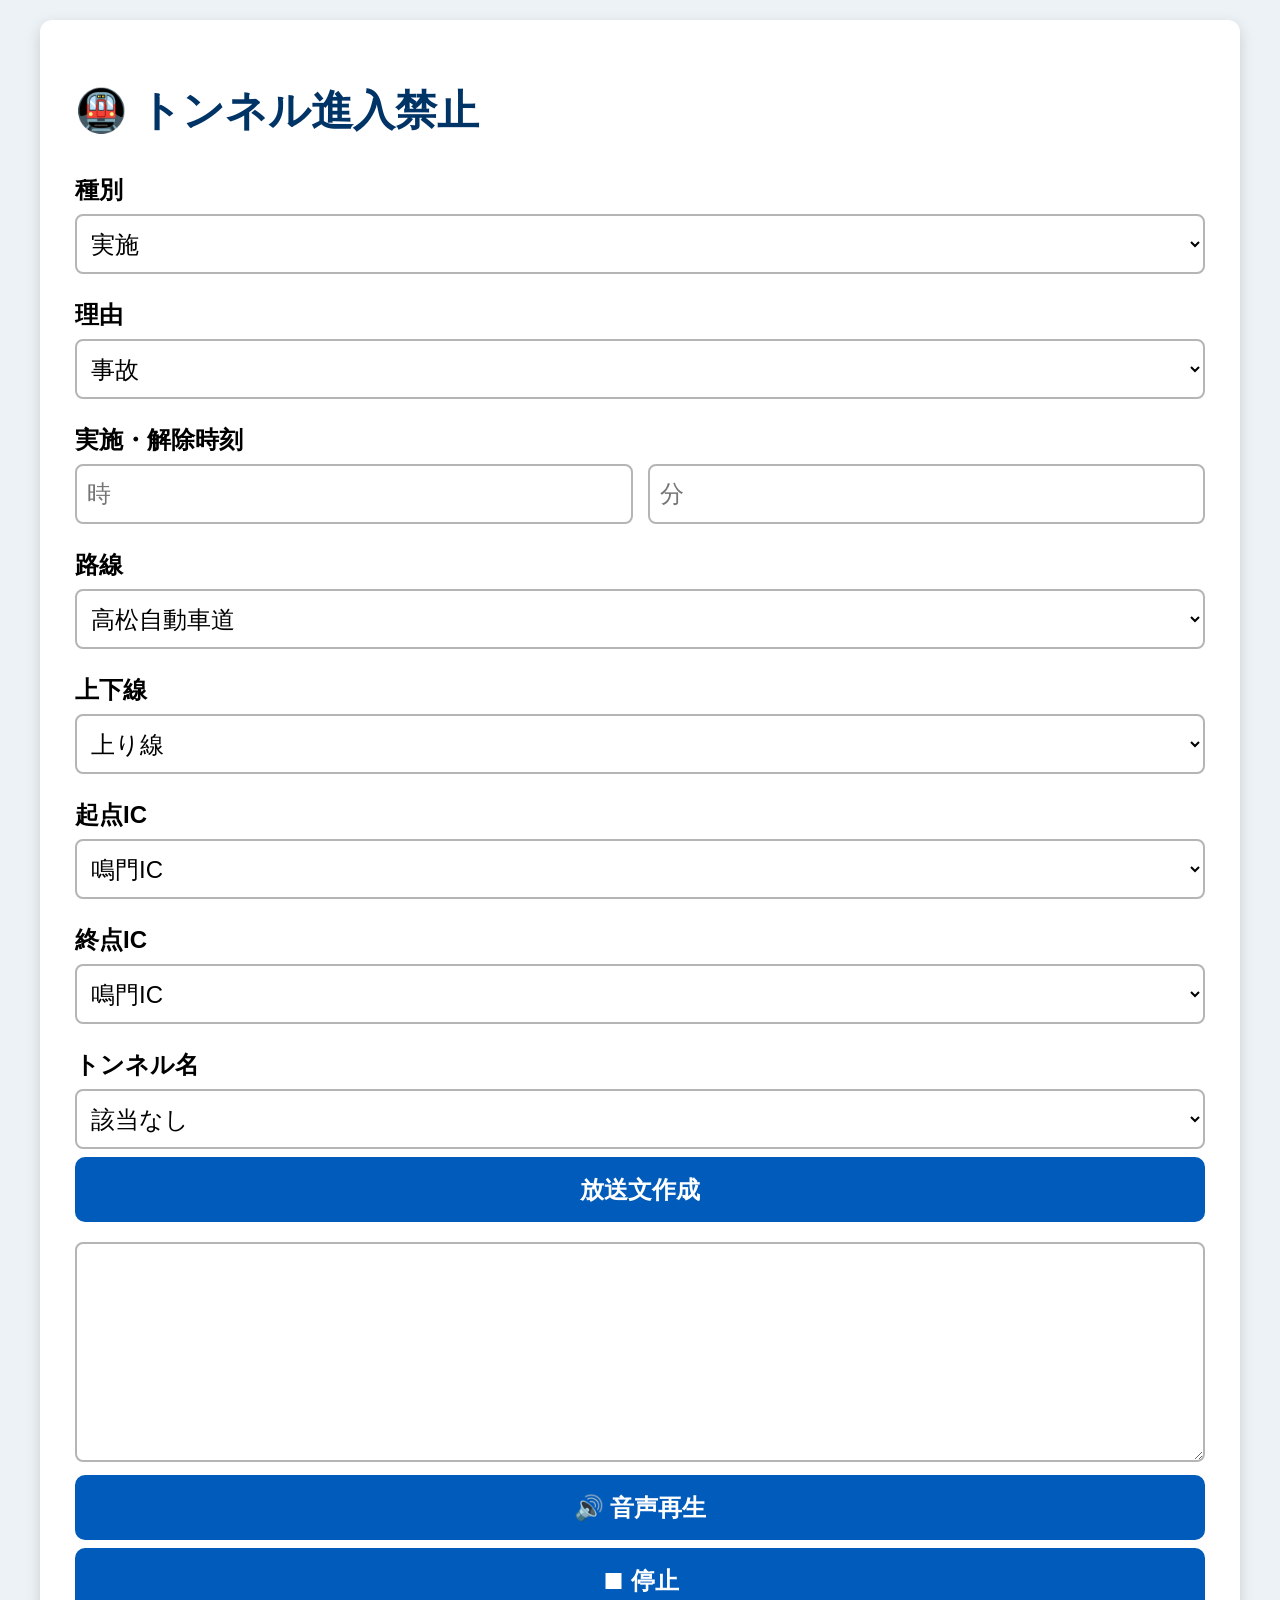
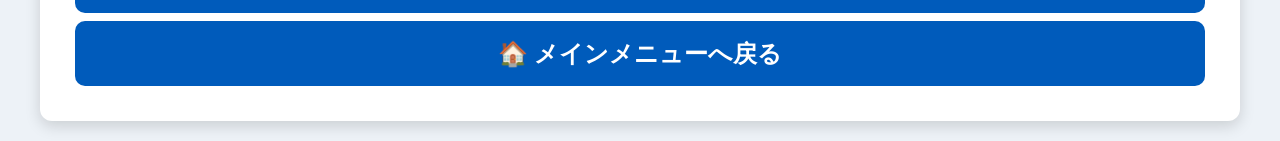
<file: tunnel.html>
<!DOCTYPE html>
<html lang="ja">

<head>

<meta charset="UTF-8">
<meta name="viewport" content="width=device-width, initial-scale=1.0">

<title>トンネル進入禁止</title>

<link rel="stylesheet" href="style.css">

</head>

<body>

<div class="container">

<h1>🚇 トンネル進入禁止</h1>

<label>種別</label>

<select id="mode">
    <option>実施</option>
    <option>解除</option>
</select>

<label>理由</label>

<select id="reason">
    <option>事故</option>
    <option>故障車</option>
    <option>逆走</option>
    <option>落下物</option>
    <option>車両火災</option>
    <option>その他</option>
</select>

<label>実施・解除時刻</label>

<div class="inline-group">

<input id="hour" type="number" min="0" max="23" placeholder="時">

<input id="minute" type="number" min="0" max="59" placeholder="分">

</div>

<label>路線</label>

<select id="road" onchange="updateIC()">

<option>高松自動車道</option>
<option>松山自動車道</option>
<option>高知自動車道</option>
<option>徳島自動車道</option>
<option>徳島南部自動車道</option>
<option>今治小松自動車道</option>

</select>

<label>上下線</label>

<select id="direction" onchange="updateTunnelList()">

<option>上り線</option>
<option>下り線</option>
<option>上下線</option>

</select>

<label>起点IC</label>

<select id="fromIC" onchange="updateToIC()">
</select>

<label>終点IC</label>

<select id="toIC" onchange="updateTunnelList()">
</select>

<label>トンネル名</label>

<select id="tunnel">

<option value="">選択してください</option>

</select>

<button onclick="createTunnelCommand()">
放送文作成
</button>

<textarea id="tunnelText" readonly></textarea>

<button onclick="playTunnelCommand()">
🔊 音声再生
</button>

<button onclick="stopTunnelCommand()">
⏹ 停止
</button>

<button onclick="location.href='index.html'">
🏠 メインメニューへ戻る
</button>

</div>

<!-- データ -->
<script src="roads.js"></script>
<script src="tunnels.js"></script>

<!-- 処理 -->
<script src="script.js"></script>

<script>

// 初期表示
updateIC();

</script>

</body>

</html>
</file>
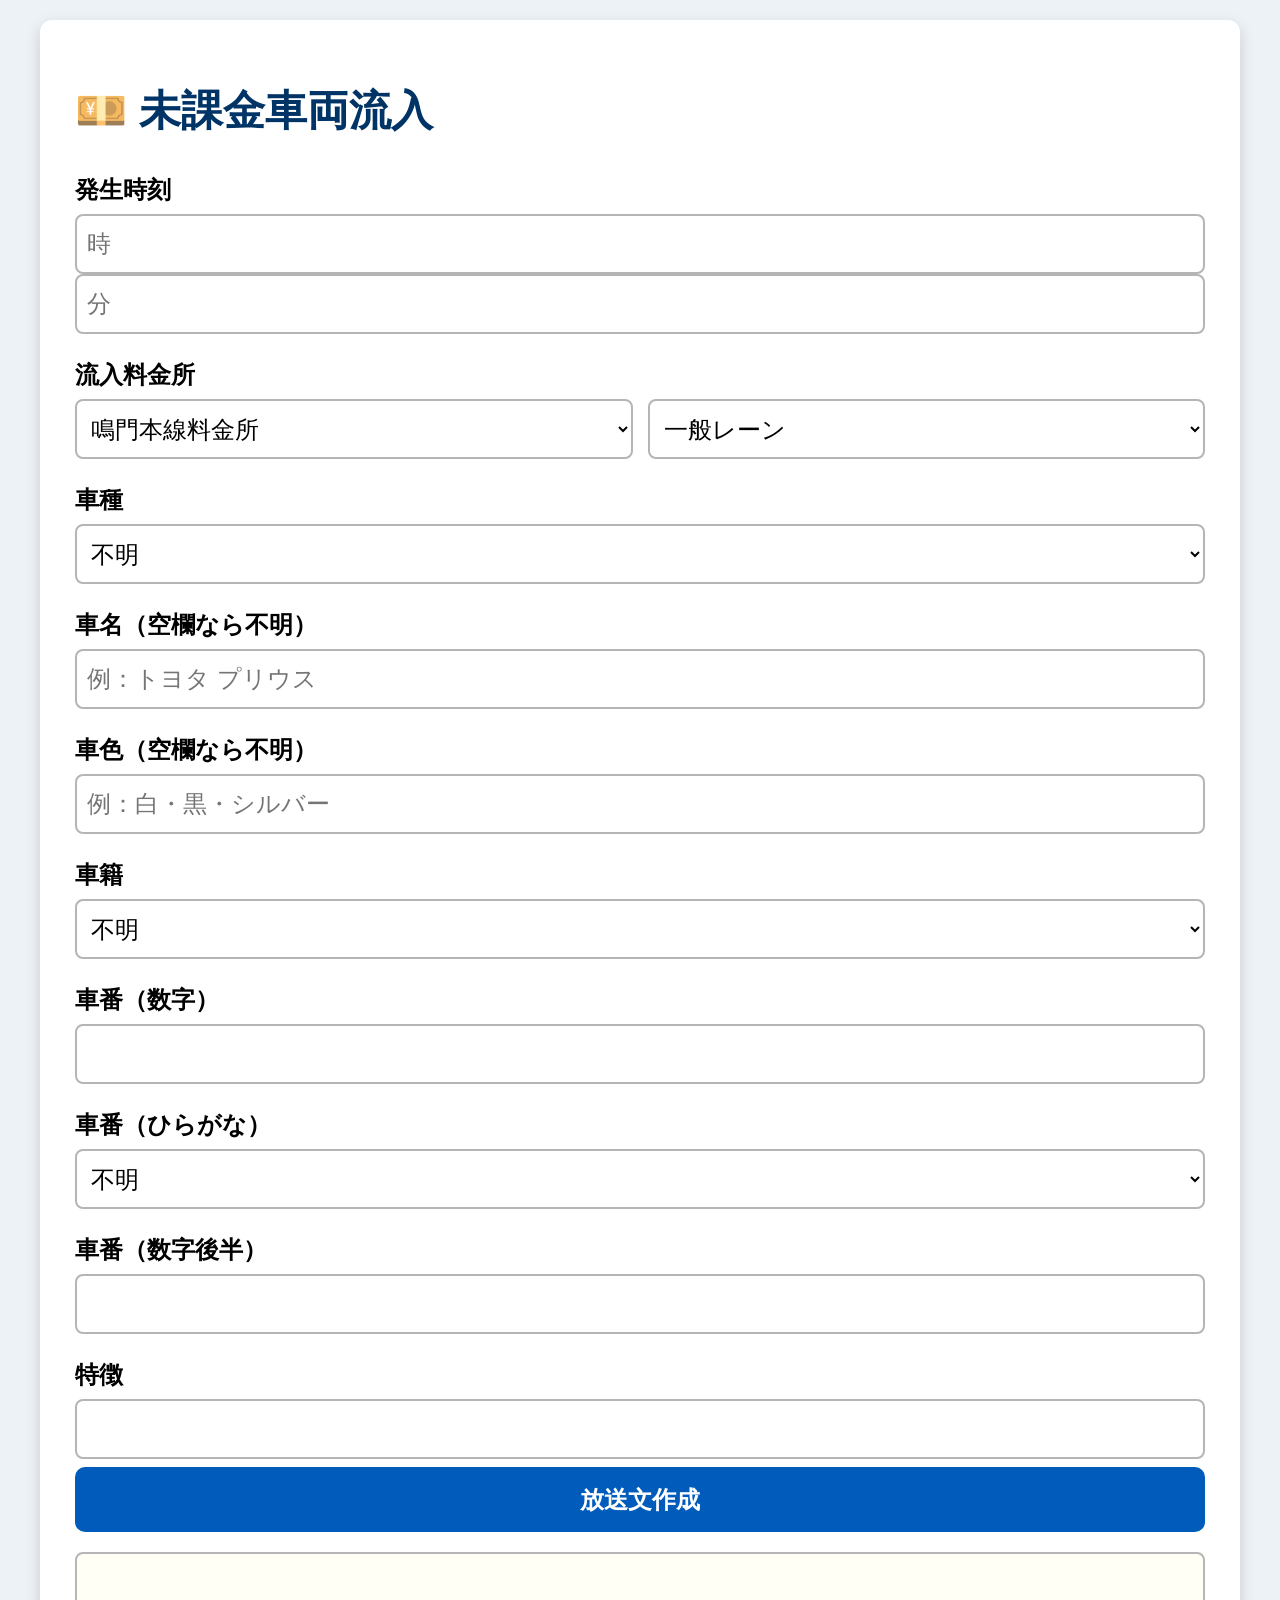
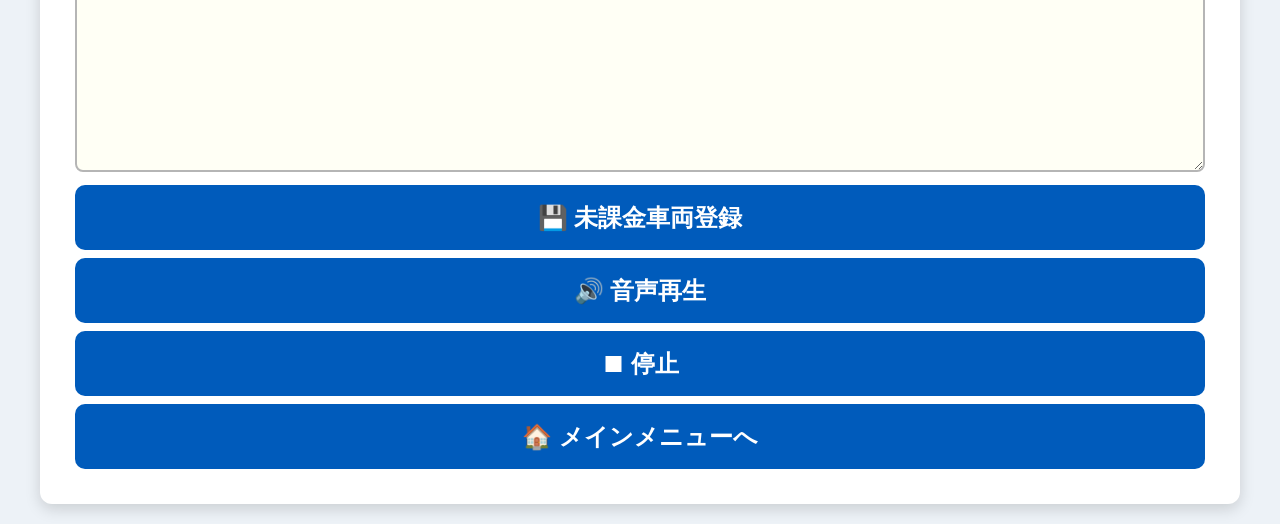
<file: unpaid.html>
<!DOCTYPE html>
<html lang="ja">

<head>

<meta charset="UTF-8">
<title>未課金車両流入</title>

<link rel="stylesheet" href="style.css">

</head>


<body>

<div class="container">


<h1>💴 未課金車両流入</h1>



<label>発生時刻</label>

<input id="hour" placeholder="時">

<input id="minute" placeholder="分">



<label>流入料金所</label>

<div class="inline-group">

    <select id="toll">
        <option>鳴門本線料金所</option>
        <option>坂出本線料金所</option>
    </select>

    <select id="lane">
        <option>一般レーン</option>
        <option>ETCレーン</option>
    </select>

</div>



<label>車種</label>

<select id="type">

    <option>不明</option>

    <option>軽乗用</option>

    <option>普通乗用</option>

    <option>小型貨物</option>

    <option>普通貨物</option>

    <option>大型貨物</option>

    <option>特大車</option>

    <option>自動二輪</option>

    <option>大型特殊</option>

</select>


<label>車名（空欄なら不明）</label>

<input
    type="text"
    id="carName"
    placeholder="例：トヨタ プリウス">


<label>車色（空欄なら不明）</label>

<input
    type="text"
    id="color"
    placeholder="例：白・黒・シルバー">



<label>車籍</label>

<select id="kanji">

    <option>不明</option>

    <option>徳島</option>
    <option>香川</option>
    <option>愛媛</option>
    <option>高知</option>

    <option>神戸</option>
    <option>姫路</option>

    <option>大阪</option>
    <option>なにわ</option>
    <option>和泉</option>

    <option>京都</option>

    <option>奈良</option>

    <option>滋賀</option>

    <option>三重</option>

    <option>岡山</option>
    <option>倉敷</option>

    <option>広島</option>
    <option>福山</option>

    <option>山口</option>
    <option>下関</option>

    <option>鳥取</option>

    <option>島根</option>

    <option>愛知</option>
    <option>豊橋</option>

    <option>尾張小牧</option>
    <option>一宮</option>

    <option>岐阜</option>

    <option>静岡</option>
    <option>浜松</option>
    <option>沼津</option>

    <option>富士山</option>

    <option>品川</option>
    <option>世田谷</option>
    <option>杉並</option>
    <option>練馬</option>
    <option>足立</option>
    <option>板橋</option>
    <option>江東</option>
    <option>葛飾</option>

    <option>横浜</option>
    <option>川崎</option>
    <option>湘南</option>
    <option>相模</option>

    <option>千葉</option>
    <option>成田</option>
    <option>市川</option>
    <option>船橋</option>
    <option>習志野</option>
    <option>柏</option>

    <option>大宮</option>
    <option>川口</option>
    <option>川越</option>
    <option>所沢</option>
    <option>越谷</option>

    <option>水戸</option>
    <option>つくば</option>
    <option>土浦</option>

    <option>宇都宮</option>
    <option>那須</option>

    <option>群馬</option>
    <option>前橋</option>
    <option>高崎</option>

    <option>山梨</option>

    <option>長野</option>
    <option>松本</option>

    <option>新潟</option>
    <option>長岡</option>

</select>



<label>車番（数字）</label>

<input id="number1">



<label>車番（ひらがな）</label>

<select id="kana">
<option>不明</option>
<option value="あさひのあ">あ（あさひのあ）</option>
<option value="いろはのい">い（いろはのい）</option>
<option value="うえののう">う（うえのう）</option>
<option value="えいごのえ">え（えいごのえ）</option>
<option value="おおさかのお">お（おおさかのお）</option>

<option value="かわせのか">か（かわせのか）</option>
<option value="きってのき">き（きってのき）</option>
<option value="くらぶのく">く（くらぶのく）</option>
<option value="けしきのけ">け（けしきのけ）</option>
<option value="こどものこ">こ（こどものこ）</option>

<option value="さくらのさ">さ（さくらのさ）</option>
<option value="しんぶんのし">し（しんぶんのし）</option>
<option value="すずめのす">す（すずめのす）</option>
<option value="せかいのせ">せ（せかいのせ）</option>
<option value="そろばんのそ">そ（そろばんのそ）</option>

<option value="たばこのた">た（たばこのた）</option>
<option value="ちどりのち">ち（ちどりのち）</option>
<option value="つるかめのつ">つ（つるかめのつ）</option>
<option value="てがみのて">て（てがみのて）</option>
<option value="とうきょうのと">と（とうきょうのと）</option>

<option value="なごやのな">な（なごやのな）</option>
<option value="にっぽんのに">に（にっぽんのに）</option>
<option value="ぬまづのぬ">ぬ（ぬまづのぬ）</option>
<option value="ねずみのね">ね（ねずみのね）</option>
<option value="のはらのの">の（のはらのの）</option>

<option value="はがきのは">は（はがきのは）</option>
<option value="ひこうきのひ">ひ（ひこうきのひ）</option>
<option value="ふじさんのふ">ふ（ふじさんのふ）</option>
<option value="へいわのへ">へ（へいわのへ）</option>
<option value="ほけんのほ">ほ（ほけんのほ）</option>

<option value="まっちのま">ま（まっちのま）</option>
<option value="みかさのみ">み（みかさのみ）</option>
<option value="むせんのむ">む（むせんのむ）</option>
<option value="めいじのめ">め（めいじのめ）</option>
<option value="もみじのも">も（もみじのも）</option>

<option value="やまとのや">や（やまとのや）</option>
<option value="ゆみやのゆ">ゆ（ゆみやのゆ）</option>
<option value="よしののよ">よ（よしののよ）</option>

<option value="らじおのら">ら（らじおのら）</option>
<option value="りんごのり">り（りんごのり）</option>
<option value="るすいのる">る（るすいのる）</option>
<option value="れんげのれ">れ（れんげのれ）</option>
<option value="ろーまのろ">ろ（ろーまのろ）</option>

<option value="わらびのわ">わ（わらびのわ）</option>

<option value="おわりのを">を（おわりのを）</option>
<option value="おしまいのん">ん（おしまいのん）</option>

</select>



<label>車番（数字後半）</label>

<input id="number2">



<label>特徴</label>

<input id="feature">



<button onclick="createUnpaidCommand()">

放送文作成

</button>


<textarea id="unpaidText"></textarea>

<button onclick="saveUnpaidVehicle()">
💾 未課金車両登録
</button>

<button onclick="playUnpaidCommand()">
    🔊 音声再生
</button>


<button onclick="stopUnpaidCommand()">

⏹ 停止

</button>



<button onclick="location.href='index.html'">

🏠 メインメニューへ

</button>

</div>

<script src="script.js"></script>

</body>
</html>
</file>
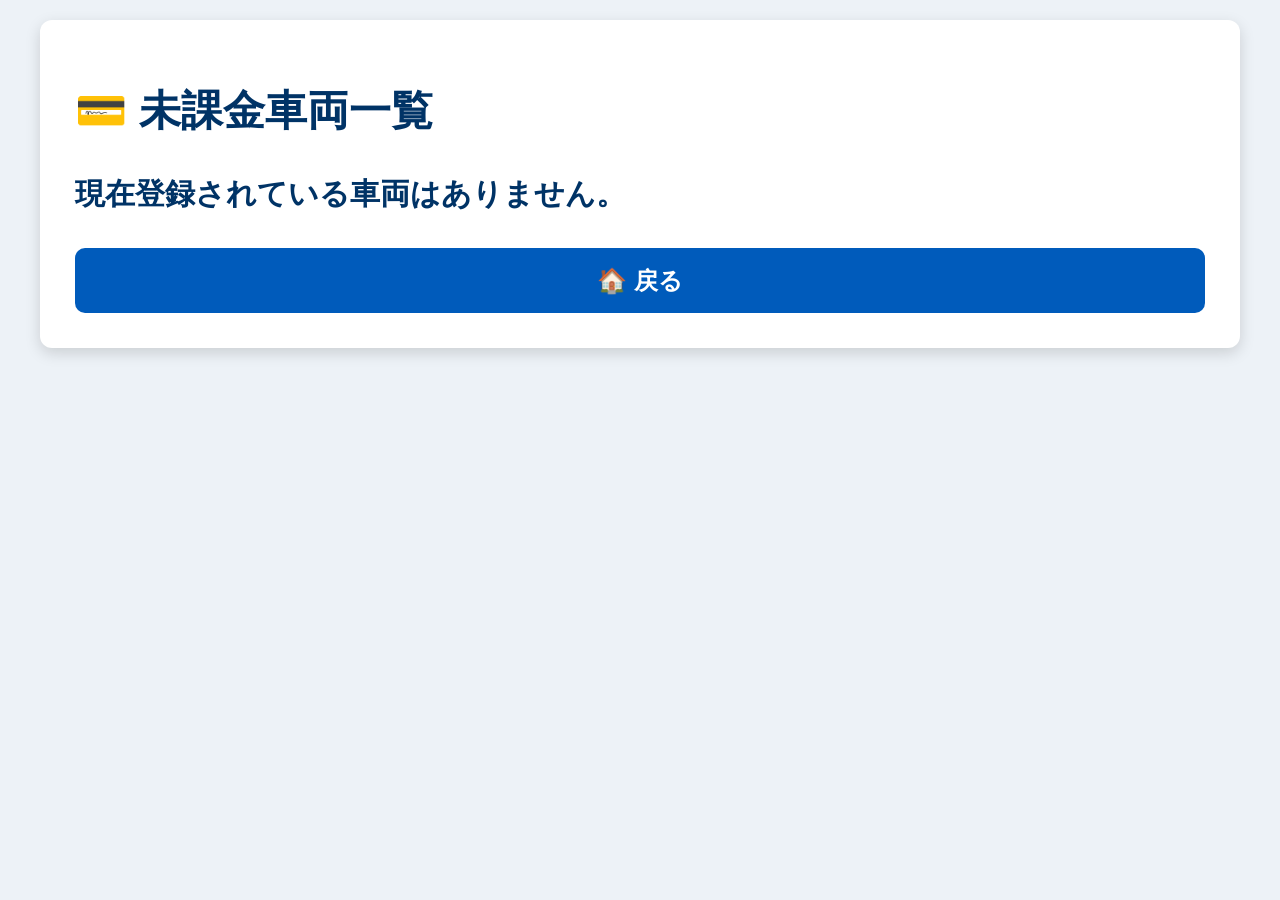
<file: unpaid_list.html>
<!DOCTYPE html>
<html lang="ja">

<head>

<meta charset="UTF-8">
<meta name="viewport" content="width=device-width, initial-scale=1.0">

<title>未課金車両一覧</title>

<link rel="stylesheet" href="style.css">

</head>

<body>

<div class="container">

<h1>💳 未課金車両一覧</h1>

<div id="vehicleList"></div>

<button onclick="location.href='unpaid_menu.html'">
🏠 戻る
</button>

</div>

<script src="script.js"></script>

<script>
loadUnpaidVehicleList();
</script>

</body>
</html>
</file>
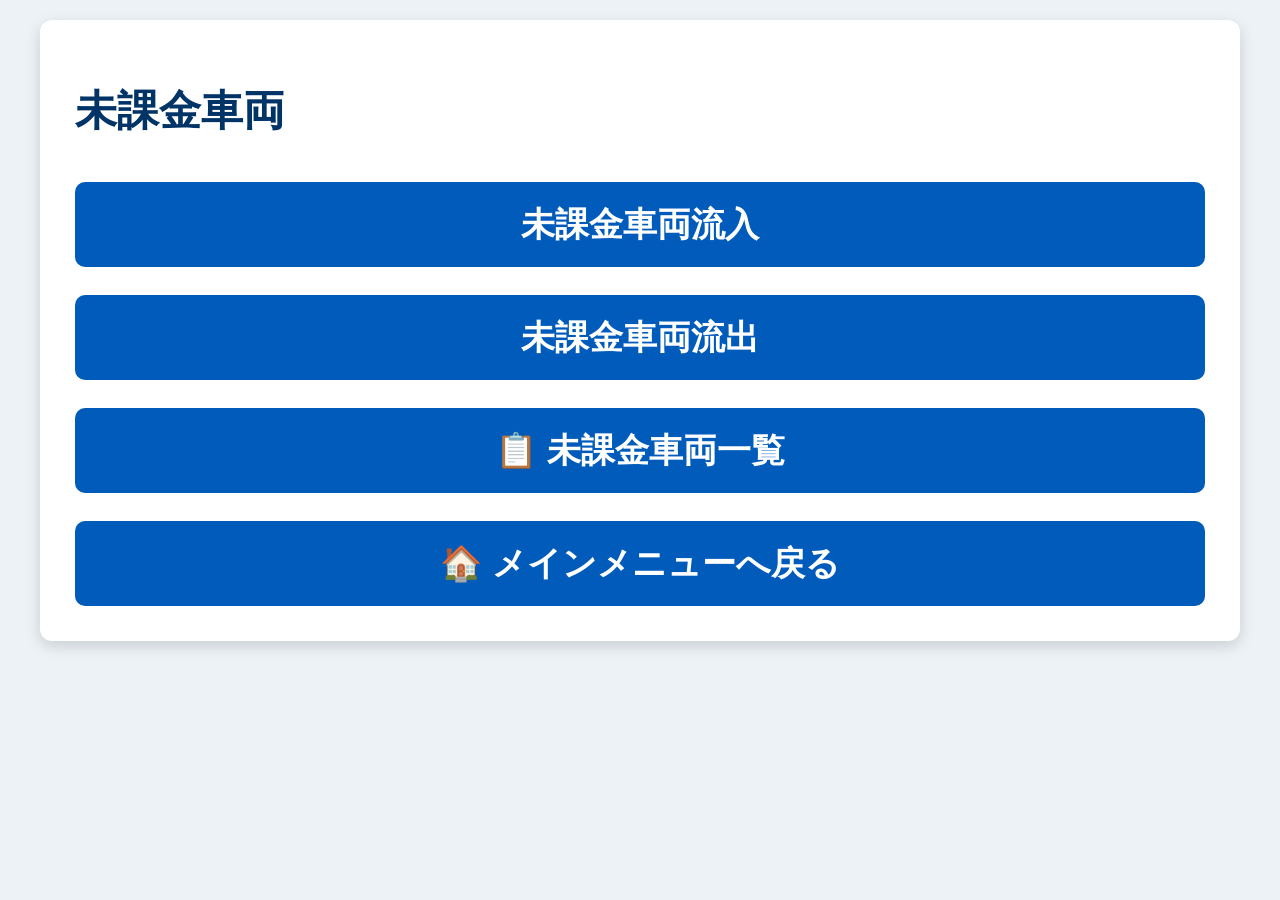
<file: unpaid_menu.html>
<!DOCTYPE html>
<html lang="ja">
<head>

<meta charset="UTF-8">
<meta name="viewport" content="width=device-width, initial-scale=1.0">

<title>未課金車両</title>

<link rel="stylesheet" href="style.css">

</head>

<body>

<div class="container">

<h1>未課金車両</h1>

<div class="tabs">

<button onclick="location.href='unpaid.html'">
未課金車両流入
</button>

<button onclick="location.href='unpaid_out.html'">
未課金車両流出
</button>

<button onclick="location.href='unpaid_list.html'">
📋 未課金車両一覧
</button>

<button onclick="location.href='index.html'">
🏠 メインメニューへ戻る
</button>

</div>

</div>

</body>
</html>
</file>
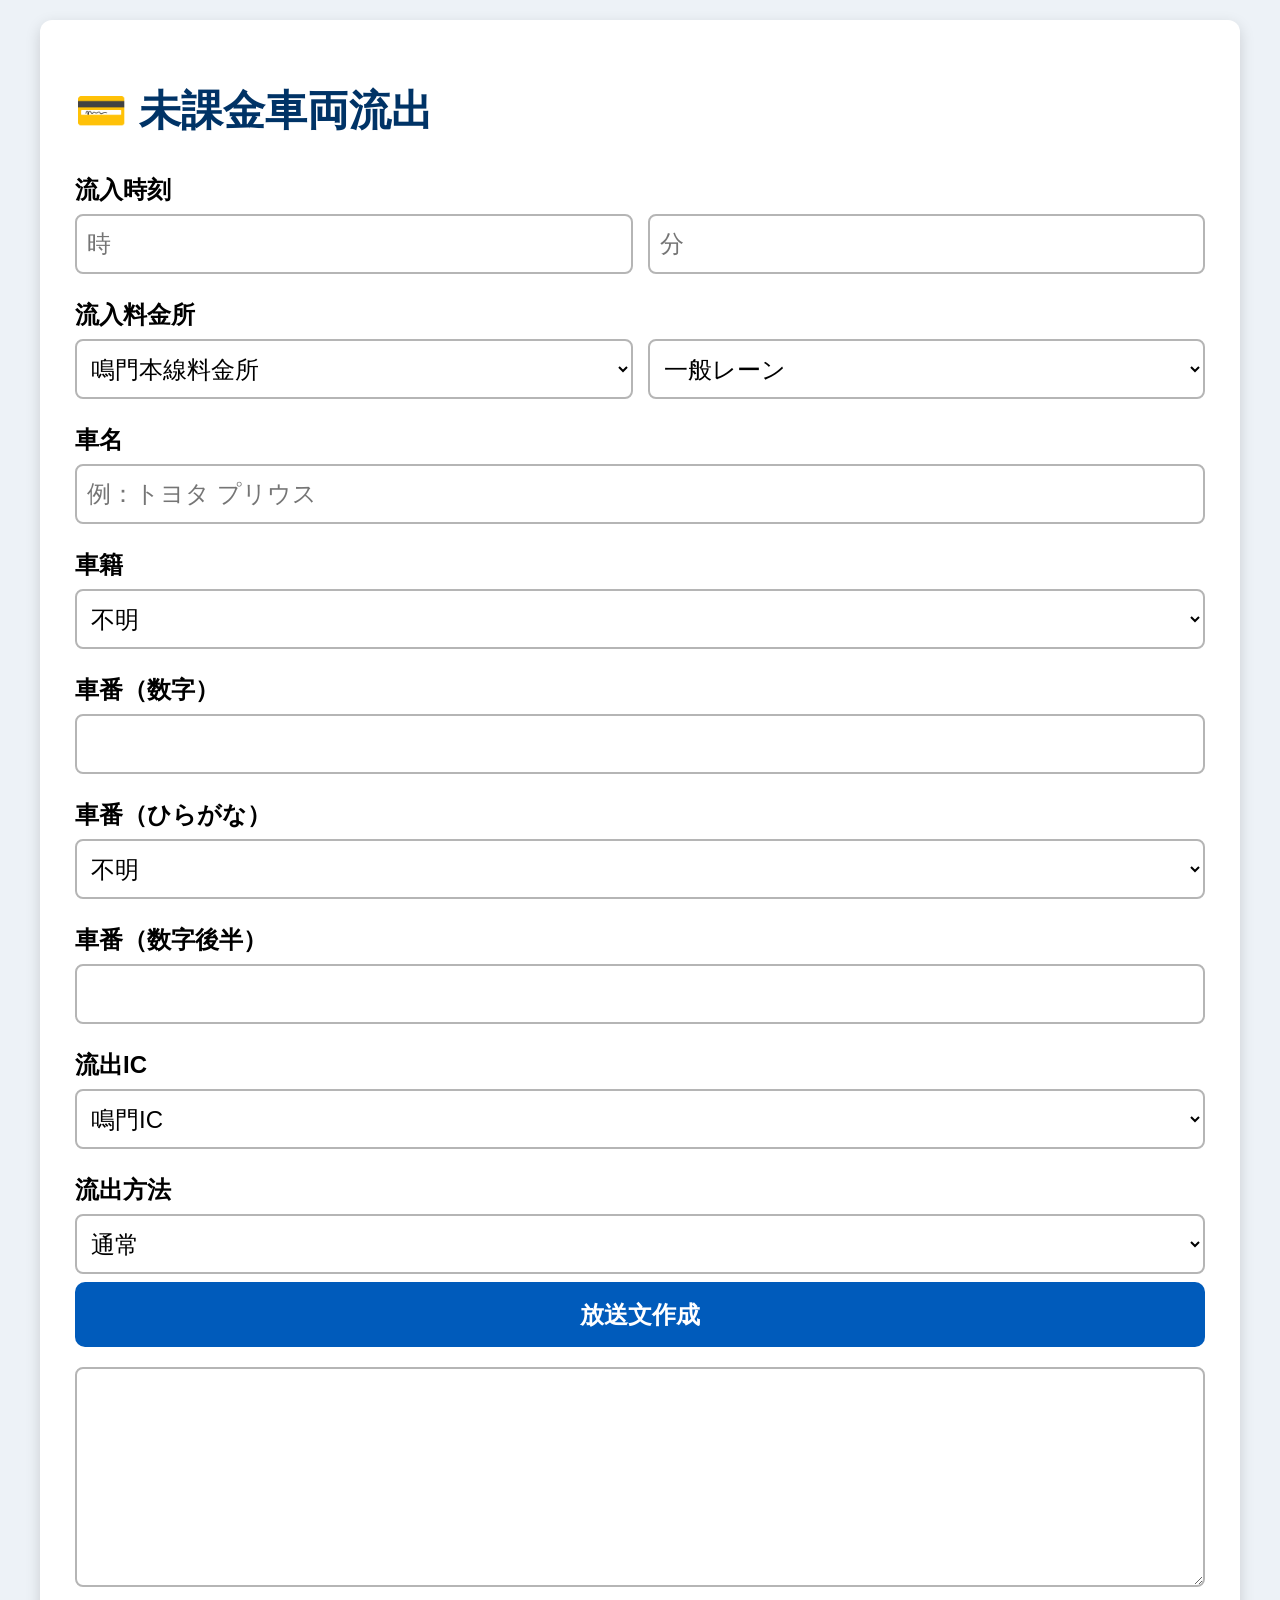
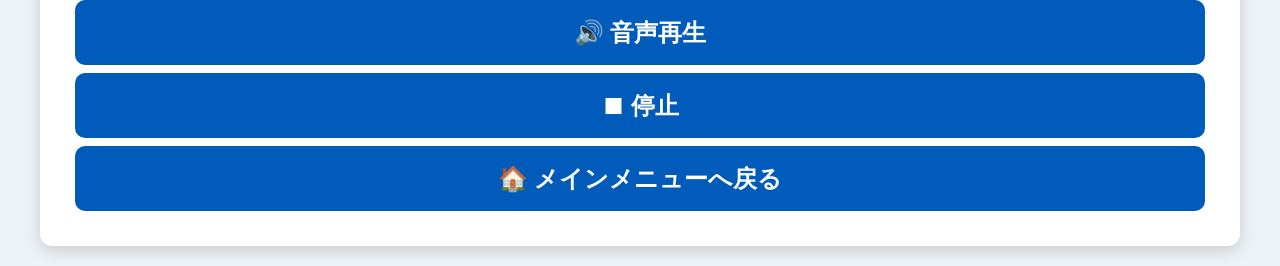
<file: unpaid_out.html>
<!DOCTYPE html>
<html lang="ja">

<head>

<meta charset="UTF-8">
<title>未課金車両流出</title>

<link rel="stylesheet" href="style.css">

</head>

<body>

<div class="container">

<h1>💳 未課金車両流出</h1>

<label>流入時刻</label>

<div class="inline-group">

    <input id="hour" type="number" min="0" max="23" placeholder="時">

    <input id="minute" type="number" min="0" max="59" placeholder="分">

</div>

<label>流入料金所</label>

<div class="inline-group">

    <select id="inToll">
        <option>鳴門本線料金所</option>
        <option>坂出本線料金所</option>
    </select>

    <select id="inLane">
        <option>一般レーン</option>
        <option>ETCレーン</option>
    </select>

</div>

<label>車名</label>

<input
type="text"
id="carName"
placeholder="例：トヨタ プリウス">

<label>車籍</label>

<select id="kanji">
    <option>不明</option>
    <option>徳島</option>
    <option>香川</option>
    <option>愛媛</option>
    <option>高知</option>
    <option>神戸</option>
    <option>姫路</option>
    <option>大阪</option>
    <option>なにわ</option>
    <option>和泉</option>
    <option>京都</option>
    <option>奈良</option>
    <option>滋賀</option>
    <option>三重</option>
    <option>岡山</option>
    <option>倉敷</option>
    <option>広島</option>
    <option>福山</option>
    <option>山口</option>
    <option>下関</option>
    <option>鳥取</option>
    <option>島根</option>
    <option>愛知</option>
    <option>豊橋</option>
    <option>尾張小牧</option>
    <option>一宮</option>
    <option>岐阜</option>
    <option>静岡</option>
    <option>浜松</option>
    <option>沼津</option>
    <option>富士山</option>
    <option>品川</option>
    <option>世田谷</option>
    <option>杉並</option>
    <option>練馬</option>
    <option>足立</option>
    <option>板橋</option>
    <option>江東</option>
    <option>葛飾</option>
    <option>横浜</option>
    <option>川崎</option>
    <option>湘南</option>
    <option>相模</option>
    <option>千葉</option>
    <option>成田</option>
    <option>市川</option>
    <option>船橋</option>
    <option>習志野</option>
    <option>柏</option>
    <option>大宮</option>
    <option>川口</option>
    <option>川越</option>
    <option>所沢</option>
    <option>越谷</option>
    <option>水戸</option>
    <option>つくば</option>
    <option>土浦</option>
    <option>宇都宮</option>
    <option>那須</option>
    <option>群馬</option>
    <option>前橋</option>
    <option>高崎</option>
    <option>山梨</option>
    <option>長野</option>
    <option>松本</option>
    <option>新潟</option>
    <option>長岡</option>
</select>

<label>車番（数字）</label>
<input id="number1">

<label>車番（ひらがな）</label>
<select id="kana">
<option>不明</option>
<option value="あさひのあ">あ（あさひのあ）</option>
<option value="いろはのい">い（いろはのい）</option>
<option value="うえののう">う（うえのう）</option>
<option value="えいごのえ">え（えいごのえ）</option>
<option value="おおさかのお">お（おおさかのお）</option>

<option value="かわせのか">か（かわせのか）</option>
<option value="きってのき">き（きってのき）</option>
<option value="くらぶのく">く（くらぶのく）</option>
<option value="けしきのけ">け（けしきのけ）</option>
<option value="こどものこ">こ（こどものこ）</option>

<option value="さくらのさ">さ（さくらのさ）</option>
<option value="しんぶんのし">し（しんぶんのし）</option>
<option value="すずめのす">す（すずめのす）</option>
<option value="せかいのせ">せ（せかいのせ）</option>
<option value="そろばんのそ">そ（そろばんのそ）</option>

<option value="たばこのた">た（たばこのた）</option>
<option value="ちどりのち">ち（ちどりのち）</option>
<option value="つるかめのつ">つ（つるかめのつ）</option>
<option value="てがみのて">て（てがみのて）</option>
<option value="とうきょうのと">と（とうきょうのと）</option>

<option value="なごやのな">な（なごやのな）</option>
<option value="にっぽんのに">に（にっぽんのに）</option>
<option value="ぬまづのぬ">ぬ（ぬまづのぬ）</option>
<option value="ねずみのね">ね（ねずみのね）</option>
<option value="のはらのの">の（のはらのの）</option>

<option value="はがきのは">は（はがきのは）</option>
<option value="ひこうきのひ">ひ（ひこうきのひ）</option>
<option value="ふじさんのふ">ふ（ふじさんのふ）</option>
<option value="へいわのへ">へ（へいわのへ）</option>
<option value="ほけんのほ">ほ（ほけんのほ）</option>

<option value="まっちのま">ま（まっちのま）</option>
<option value="みかさのみ">み（みかさのみ）</option>
<option value="むせんのむ">む（むせんのむ）</option>
<option value="めいじのめ">め（めいじのめ）</option>
<option value="もみじのも">も（もみじのも）</option>

<option value="やまとのや">や（やまとのや）</option>
<option value="ゆみやのゆ">ゆ（ゆみやのゆ）</option>
<option value="よしののよ">よ（よしののよ）</option>

<option value="らじおのら">ら（らじおのら）</option>
<option value="りんごのり">り（りんごのり）</option>
<option value="るすいのる">る（るすいのる）</option>
<option value="れんげのれ">れ（れんげのれ）</option>
<option value="ろーまのろ">ろ（ろーまのろ）</option>

<option value="わらびのわ">わ（わらびのわ）</option>

<option value="おわりのを">を（おわりのを）</option>
<option value="おしまいのん">ん（おしまいのん）</option>

</select>

<label>車番（数字後半）</label>
<input id="number2">

<label>流出IC</label>

<select id="exitIC">

<optgroup label="高松自動車道">
<option>鳴門IC</option>
<option>板野IC</option>
<option>引田IC</option>
<option>白鳥大内IC</option>
<option>津田東IC</option>
<option>津田寒川IC</option>
<option>志度IC</option>
<option>さぬき三木IC</option>
<option>高松東IC</option>
<option>高松中央IC</option>
<option>高松檀紙IC</option>
<option>高松西IC</option>
<option>府中湖SIC</option>
<option>坂出JCT</option>
<option>善通寺IC</option>
<option>三豊鳥坂IC</option>
<option>さぬき豊中IC</option>
<option>観音寺SIC</option>
<option>大野原IC</option>
</optgroup>

<optgroup label="高松自動車道 坂出支線">
<option>坂出IC</option>
</optgroup>

<optgroup label="松山自動車道">
<option>三島川之江IC</option>
<option>土居IC</option>
<option>新居浜IC</option>
<option>いよ西条IC</option>
<option>川内IC</option>
<option>松山IC</option>
<option>伊予IC</option>
<option>中山SIC</option>
<option>内子五十崎IC</option>
<option>大洲IC</option>
<option>大洲北只IC</option>
</optgroup>

<optgroup label="今治小松自動車道">
<option>いよ小松IC</option>
<option>東予丹原IC</option>
<option>今治湯ノ浦IC</option>

</optgroup>

<optgroup label="高知自動車道">
<option>新宮IC</option>
<option>大豊IC</option>
<option>南国IC</option>
<option>高知IC</option>
<option>伊野IC</option>
<option>土佐IC</option>
<option>須崎東IC</option>
</optgroup>

<optgroup label="徳島自動車道">
<option>松茂SIC</option>
<option>藍住IC</option>
<option>土成IC</option>
<option>脇町IC</option>
<option>美馬IC</option>
<option>吉野川SIC</option>
<option>井川池田IC</option>
</optgroup>

<optgroup label="徳島南部自動車道">
<option>徳島沖洲IC</option>
</optgroup>

</select>

<label>流出方法</label>

<select id="outType">

    <option>通常</option>
    <option>突破</option>

</select>

<button onclick="createOutflowCommand()">
放送文作成
</button>

<textarea id="outText"></textarea>

<button onclick="playOutflowCommand()">
🔊 音声再生
</button>

<button onclick="stopOutflowCommand()">

⏹ 停止

</button>

<button onclick="location.href='index.html'">

🏠 メインメニューへ戻る

</button>

</div>

<script src="script.js"></script>

<script>

loadSelectedVehicle();

</script>

</body>
</html>
</file>
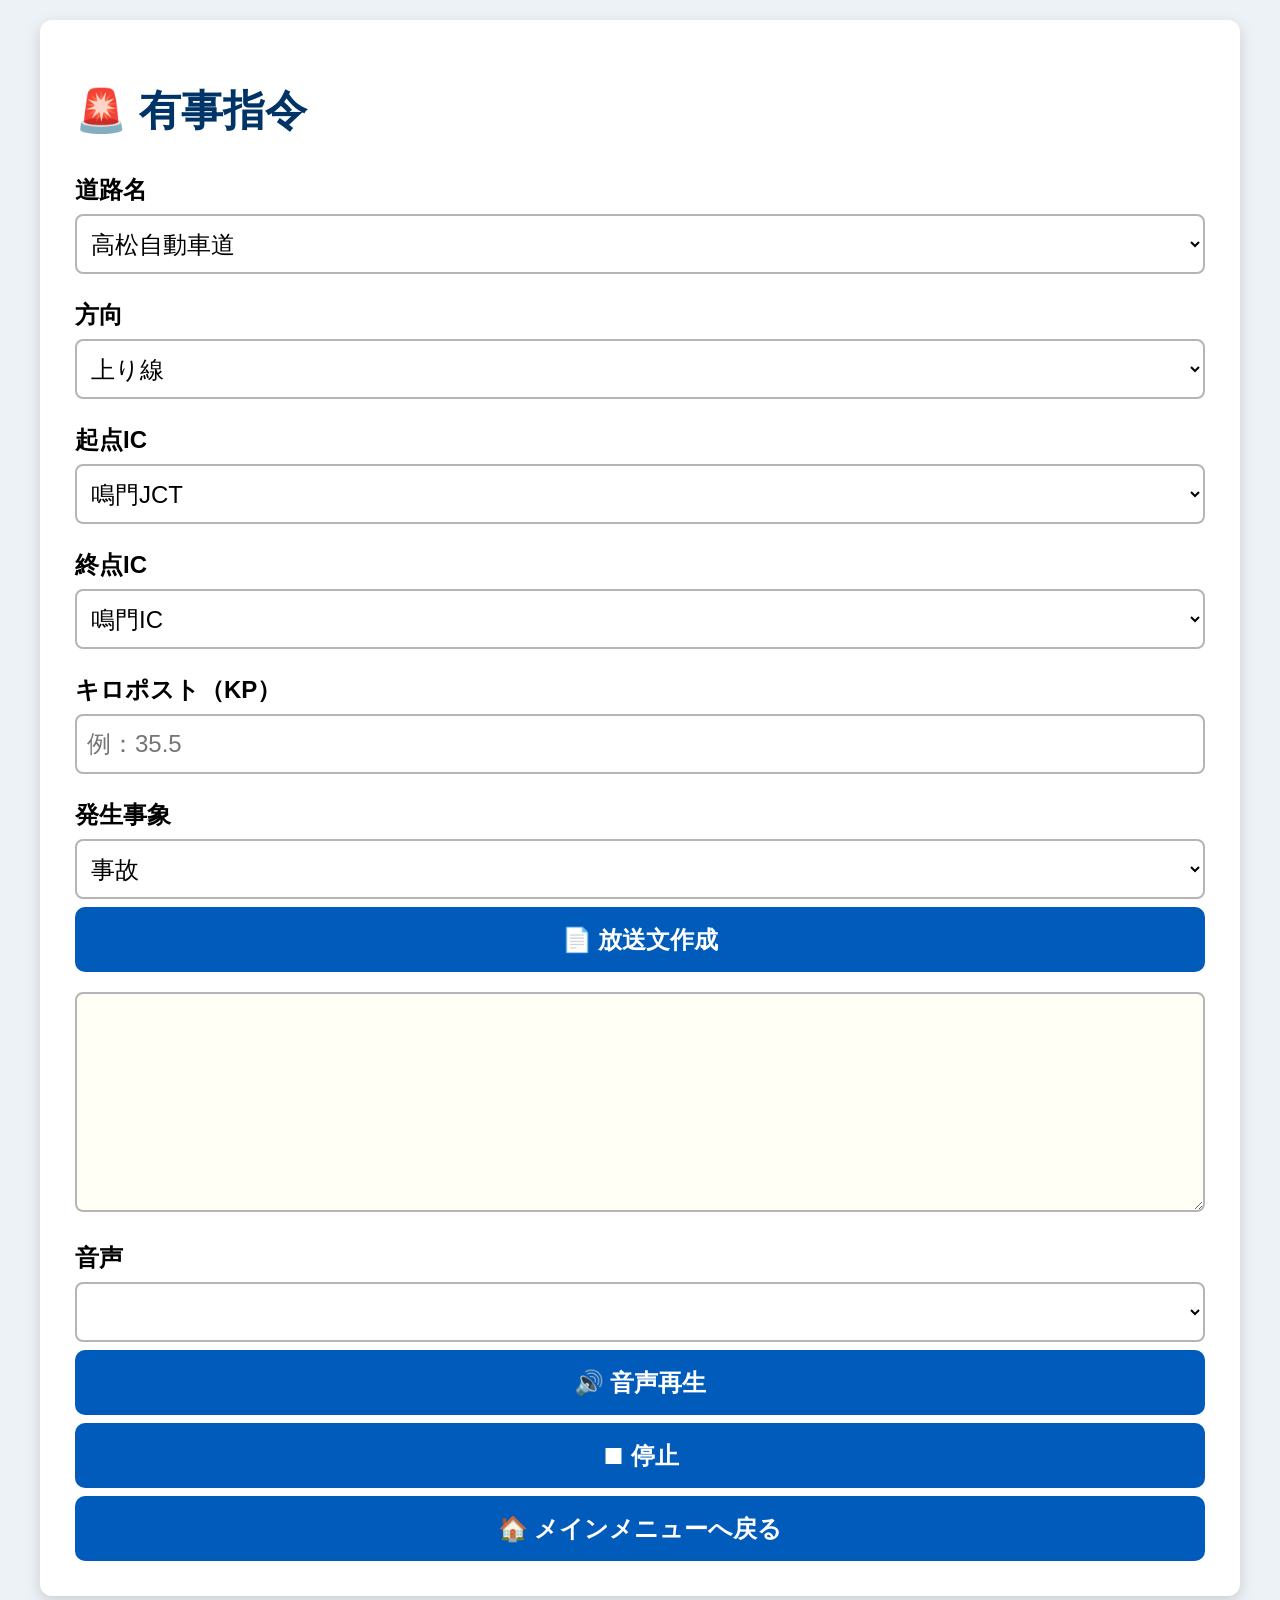
<file: yuuji.html>
<!DOCTYPE html>
<html lang="ja">

<head>

<meta charset="UTF-8">
<meta name="viewport" content="width=device-width, initial-scale=1.0">

<title>有事指令</title>

<link rel="stylesheet" href="style.css">

</head>

<body>

<div class="container">

<h1>🚨 有事指令</h1>


<label>道路名</label>

<select id="road">

<option>高松自動車道</option>
<option>高松自動車道坂出支線</option>
<option>松山自動車道</option>
<option>高知自動車道</option>
<option>徳島自動車道</option>
<option>徳島南部自動車道</option>
<option>今治小松自動車道</option>
</select>



<label>方向</label>

<select id="direction">

<option>上り線</option>
<option>下り線</option>
<option>上下線</option>

</select>



<label>起点IC</label>

<select id="fromIC">

<optgroup label="高松・坂出支線">

<option>鳴門JCT</option>
<option>鳴門IC</option>
<option>板野IC</option>
<option>引田IC</option>
<option>白鳥大内IC</option>
<option>津田東IC</option>
<option>津田寒川IC</option>
<option>志度IC</option>
<option>さぬき三木IC</option>
<option>高松東IC</option>
<option>高松中央IC</option>
<option>高松檀紙IC</option>
<option>高松西IC</option>
<option>府中湖SIC</option>
<option>坂出JCT</option>
<option>坂出IC</option>
<option>善通寺IC</option>
<option>三豊鳥坂IC</option>
<option>さぬき豊中IC</option>
<option>観音寺SIC</option>
<option>大野原IC</option>
<option>川之江JCT</option>

</optgroup>



<optgroup label="松山自動車道">

<option>川之江JCT</option>
<option>三島川之江IC</option>
<option>土居IC</option>
<option>新居浜IC</option>
<option>いよ西条IC</option>
<option>いよ小松IC</option>
<option>川内IC</option>
<option>松山IC</option>
<option>伊予IC</option>
<option>中山SIC</option>
<option>内子五十崎IC</option>
<option>大洲IC</option>
<option>大洲北只IC</option>

</optgroup>

<optgroup label="今治小松自動車道">
<option>いよ小松JCT</option>
<option>いよ小松IC</option>
<option>東予丹原IC</option>
<option>今治湯ノ浦IC</option>



<optgroup label="高知自動車道">

<option>川之江JCT</option>
<option>新宮IC</option>
<option>大豊IC</option>
<option>南国IC</option>
<option>高知IC</option>
<option>伊野IC</option>
<option>土佐IC</option>
<option>須崎東IC</option>

</optgroup>



<optgroup label="徳島自動車道">

<option>鳴門JCT</option>
<option>松茂SIC</option>
<option>徳島JCT</option>
<option>藍住IC</option>
<option>土成IC</option>
<option>脇町IC</option>
<option>美馬IC</option>
<option>吉野川SIC</option>
<option>井川池田IC</option>
<option>川之江東JCT</option>

</optgroup>



<optgroup label="徳島南部自動車道">

<option>徳島沖洲IC</option>

</optgroup>

</select>



<label>終点IC</label>

<select id="toIC">

<optgroup label="高松・坂出支線">

<option>鳴門IC</option>
<option>鳴門JCT</option>
<option>板野IC</option>
<option>引田IC</option>
<option>白鳥大内IC</option>
<option>津田東IC</option>
<option>津田寒川IC</option>
<option>志度IC</option>
<option>さぬき三木IC</option>
<option>高松東IC</option>
<option>高松中央IC</option>
<option>高松檀紙IC</option>
<option>高松西IC</option>
<option>府中湖SIC</option>
<option>坂出JCT</option>
<option>坂出IC</option>
<option>善通寺IC</option>
<option>三豊鳥坂IC</option>
<option>さぬき豊中IC</option>
<option>観音寺SIC</option>
<option>大野原IC</option>
<option>川之江JCT</option>

</optgroup>

<optgroup label="松山自動車道">

<option>川之江JCT</option>
<option>三島川之江IC</option>
<option>土居IC</option>
<option>新居浜IC</option>
<option>いよ西条IC</option>
<option>いよ小松JCT</option>
<option>川内IC</option>
<option>松山IC</option>
<option>伊予IC</option>
<option>中山SIC</option>
<option>内子五十崎IC</option>
<option>大洲IC</option>
<option>大洲北只IC</option>

</optgroup>

<optgroup label="今治小松自動車道">
<option>いよ小松JCT</option>
<option>いよ小松IC</option>
<option>東予丹原IC</option>
<option>今治湯ノ浦IC</option>

</optgroup>

<optgroup label="高知自動車道">

<option>川之江JCT</option>
<option>大豊IC</option>
<option>南国IC</option>
<option>高知IC</option>
<option>伊野IC</option>
<option>土佐IC</option>
<option>須崎東IC</option>

</optgroup>

<optgroup label="徳島自動車道">

<option>鳴門JCT</option>
<option>松茂SIC</option>
<option>徳島JCT</option>
<option>藍住IC</option>
<option>土成IC</option>
<option>脇町IC</option>
<option>美馬IC</option>
<option>吉野川SIC</option>
<option>井川池田IC</option>
<option>川之江東JCT</option>

</optgroup>

<optgroup label="徳島南部自動車道">

<option>徳島沖洲IC</option>

</optgroup>

</select>



<label>キロポスト（KP）</label>

<input
type="number"
id="kp"
step="0.1"
placeholder="例：35.5">



<label>発生事象</label>

<select id="event">

<option>事故</option>
<option>故障車</option>
<option>落下物</option>
<option>車両火災</option>
<option>逆走車</option>

</select>



<button onclick="createCommand()">
📄 放送文作成
</button>



<textarea
id="commandText"
readonly>
</textarea>



<label for="voiceSelect"><b>音声</b></label>

<select id="voiceSelect" class="large-select">
    <option>読み込み中...</option>
</select>

<div class="button-group">

<button onclick="playCommand()">
    🔊 音声再生
</button>



<button onclick="stopCommand()">
⏹ 停止
</button>



<button onclick="location.href='index.html'">
🏠 メインメニューへ戻る
</button>

</div>

<script src="script.js"></script>

</body>
</html>
</file>
<file: style.css>
/* ======================================
   高松道路管制センター 放送支援システム
====================================== */

*{
    box-sizing:border-box;
}

body{
    margin:0;
    background:#edf2f7;
    font-family:"Yu Gothic","Meiryo",sans-serif;
    font-size:20px;
}

.container{
    width:95%;
    max-width:1200px;
    margin:20px auto;
    background:#ffffff;
    border-radius:12px;
    padding:35px;
    box-shadow:0 5px 15px rgba(0,0,0,0.15);
}

h1{
    font-size:42px;
    color:#003366;
    margin-bottom:35px;
}

h2{
    color:#003366;
}

/*=========================
 ロゴ
=========================*/

.logo{
    display:block;
    width:750px;
    max-width:85%;
    height:auto;
    margin:0 auto 15px auto;
}

/*=========================
 ラベル
=========================*/

label{
    display:block;
    font-size:24px;
    font-weight:bold;
    margin-top:25px;
    margin-bottom:8px;
}

/*=========================
 入力欄
=========================*/

input,
select{
    width:100%;
    height:60px;
    font-size:24px;
    padding:10px;
    border:2px solid #b5b5b5;
    border-radius:8px;
    background:white;
}

/*=========================
 テキストエリア
=========================*/

textarea{
    width:100%;
    height:220px;
    margin-top:20px;
    padding:15px;
    font-size:22px;
    line-height:1.8;
    resize:vertical;
    border:2px solid #b5b5b5;
    border-radius:8px;
}

/*=========================
 ボタン
=========================*/

button{

    width:100%;
    height:65px;
    margin-top:8px;    /* 20px → 8px */
    font-size:24px;
    font-weight:bold;
    border:none;
    border-radius:10px;
    cursor:pointer;
    color:white;
    background:#005bbb;
    transition:0.2s;

}

button:hover{
    background:#003f80;      /* ←これも追加 */
}

/* 通常（DeepSkyBlue） */
.btn-blue{
    background:deepskyblue;
}

.btn-blue:hover{
    background:#00BFFF;   /* DeepSkyBlue */
    filter:brightness(90%);
}

/* 有事・通行止め（赤） */
.btn-red{
    background:tomato;
}

.btn-red:hover{
    background:#e53935;
}

/* 夜間工事（サンディーブラウン） */
.btn-orange{
    background:sandybrown;
}

.btn-orange:hover{
    background:#F4A460;   /* SandyBrown */
    filter:brightness(90%);
}

/* その他（グレー） */
.btn-gray{
    background:#757575;
}

.btn-gray:hover{
    background:#555555;
}
/* 車両手配（SeaGreen） */
.btn-green{
    background:seagreen;
}

.btn-green:hover{
    background:#2E8B57;   /* SeaGreen */
    filter:brightness(90%);
}
/*=========================
 メニュー画面
=========================*/

.tabs{
    display:flex;
    flex-direction:column;
    gap:20px;
    margin-top:30px;
}

.tabs button{

    height:85px;

    font-size:34px;

    font-weight:bold;

}

/*=========================
 放送文
=========================*/

#commandText,
#unpaidText{
    background:#fffff5;
}

/*=========================
 横並び入力
=========================*/

.inline-group{
    display:flex;
    gap:15px;
}

.inline-group select{
    flex:1;
}

/*=========================
 スマホ対応
=========================*/

@media (max-width:900px){

    .container{
        width:98%;
        padding:20px;
    }

    h1{
        font-size:30px;
    }

    label{
        font-size:20px;
    }

    input,
    select{
        font-size:20px;
        height:50px;
    }

    textarea{
        font-size:18px;
    }

    /* メニュー画面（スマホ） */
    .tabs{
        gap:20px;          /* 12px → 20px */
        margin-top:25px;   /* 少し余裕を持たせる */
    }

    .tabs button{
    font-size:28px;   /* 24px → 28px */
    font-weight:bold;
    height:70px;
    margin-top:0;
    }

    .logo{
        width:100%;
        max-width:420px;
        height:auto;
        margin:0 auto 30px auto;   /* ロゴ下の余白も少し増やす */
    }

}
.vehicle-card{

    background:#f8f8f8;

    padding:20px;

    border-radius:10px;

    margin-bottom:20px;

}
</file>
